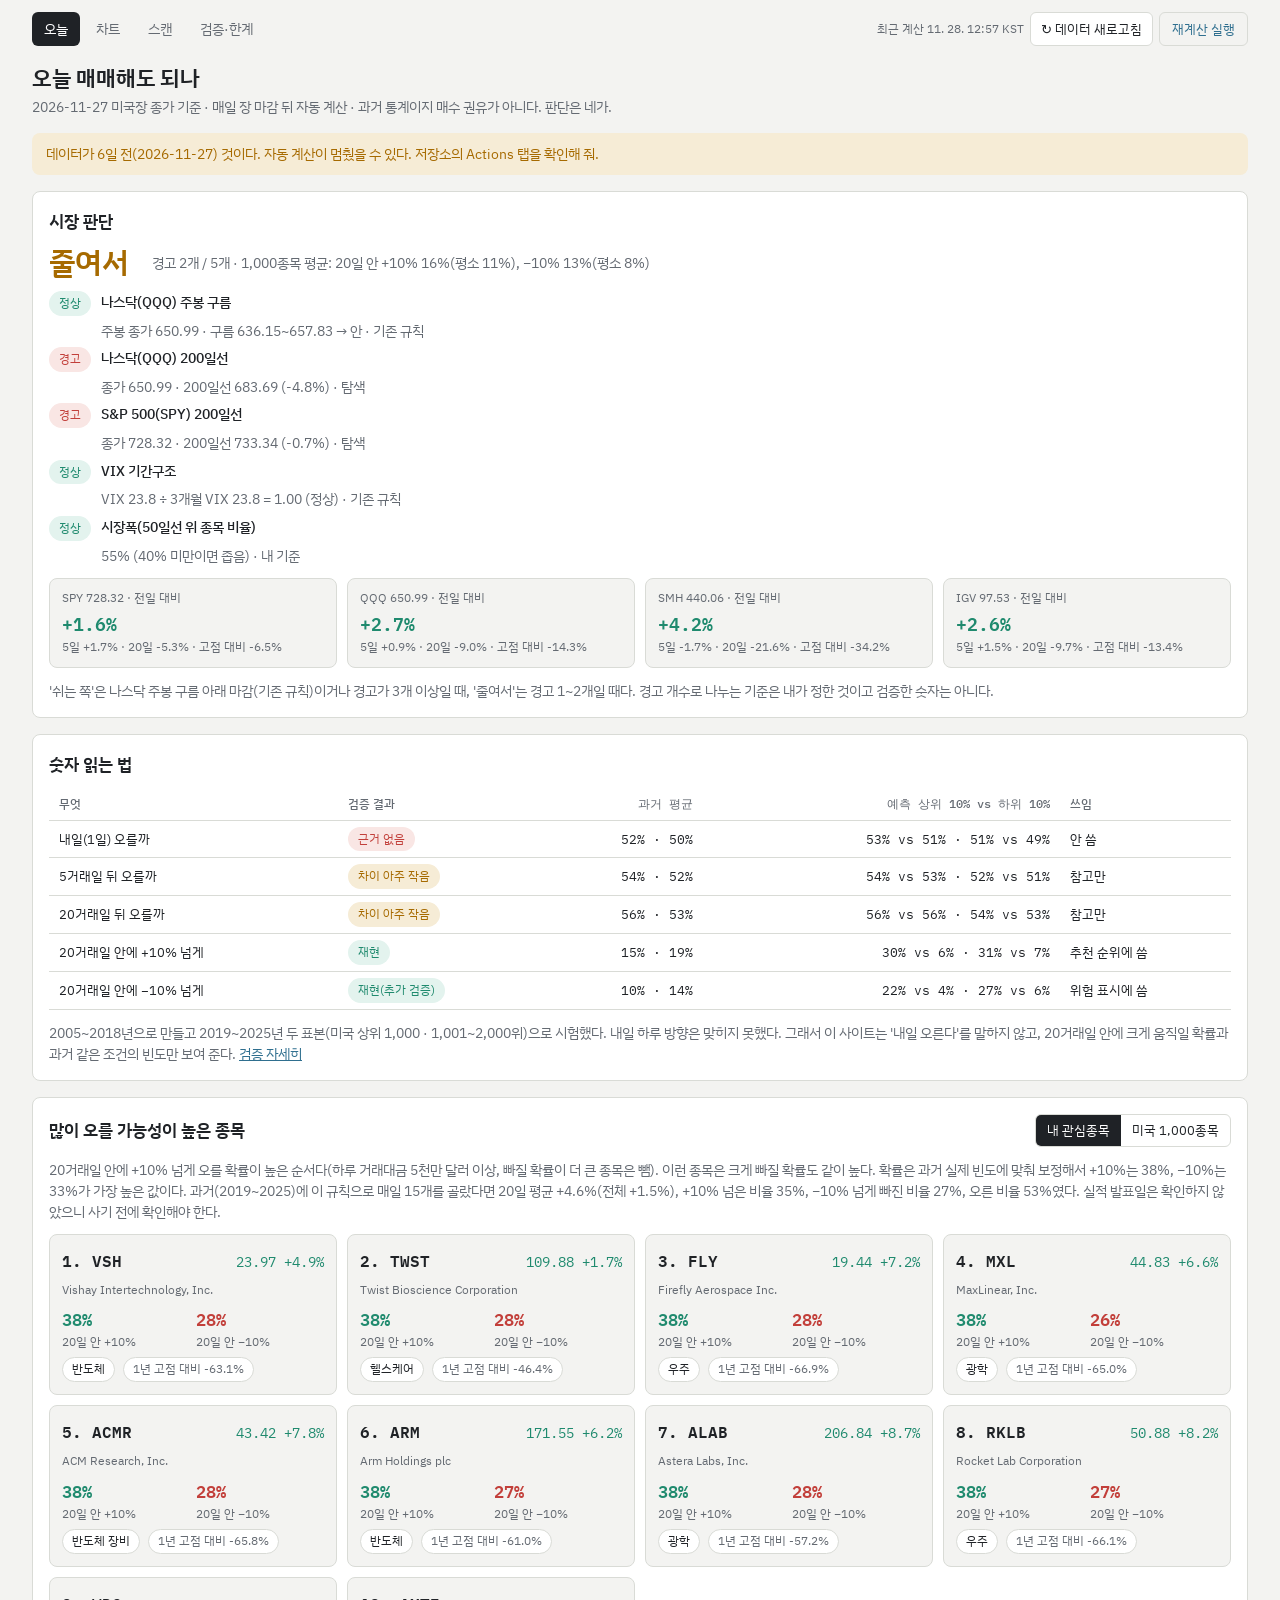
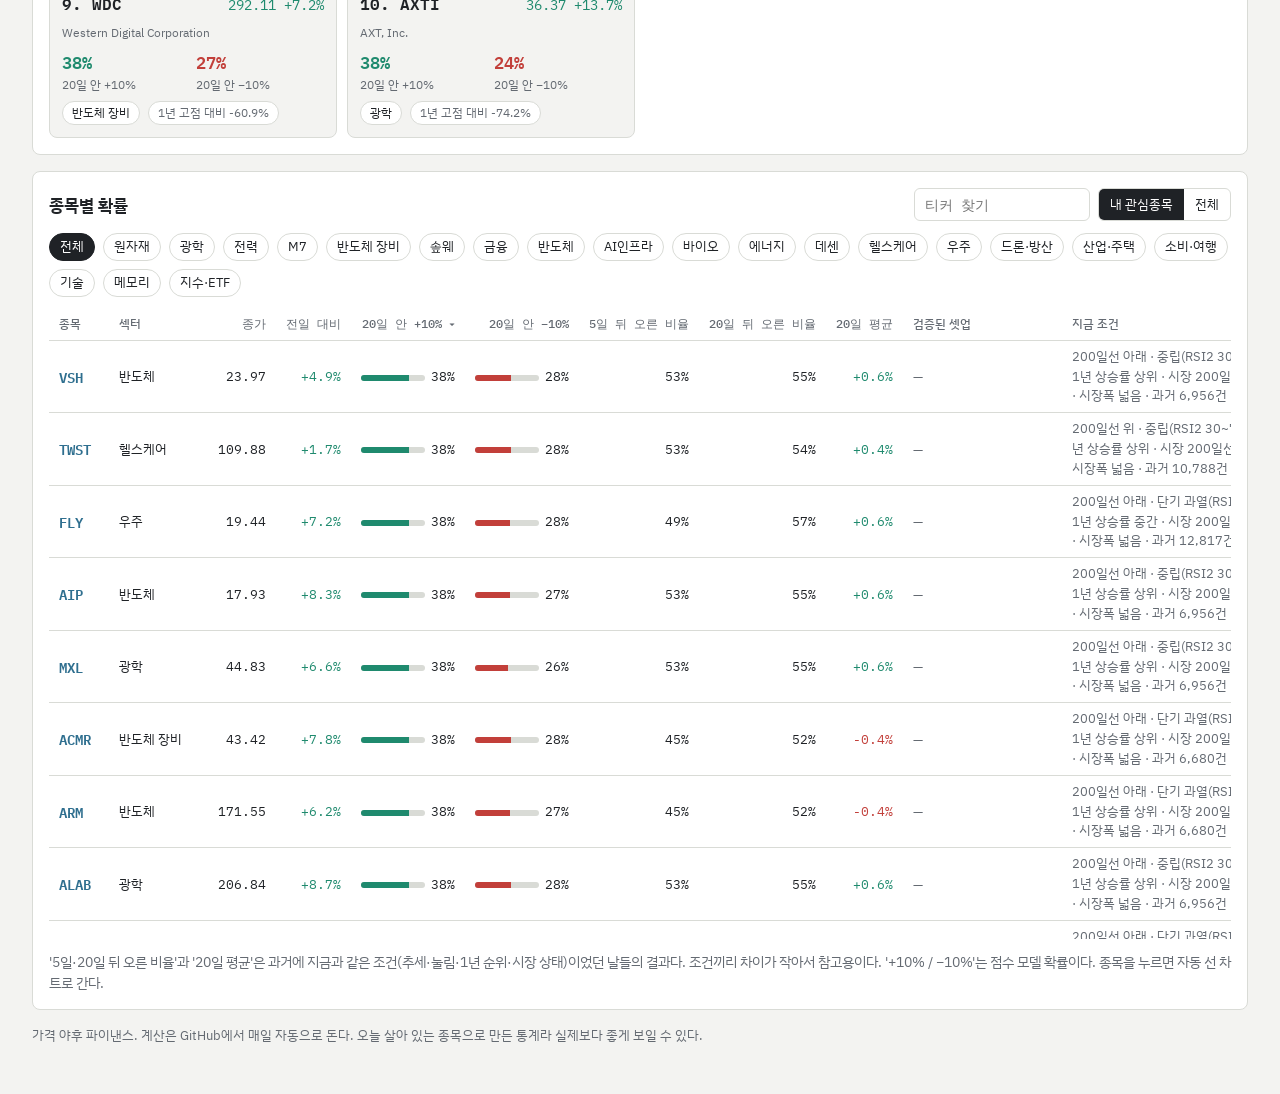
<file: index.html>
<!doctype html>
<html lang="ko">
<head>
<meta charset="utf-8">
<meta name="viewport" content="width=device-width,initial-scale=1">
<title>오늘 · 스윙 랩</title>
<link rel="preconnect" href="https://fonts.googleapis.com">
<link rel="stylesheet" href="https://fonts.googleapis.com/css2?family=IBM+Plex+Sans+KR:wght@400;500;600&family=IBM+Plex+Mono:wght@400;500;600&display=swap">
<link rel="stylesheet" href="assets/site.css">
</head>
<body>
<div class="wrap">
  <header>
    <h1>오늘 매매해도 되나</h1>
    <p class="sub"><span id="asof">—</span> 미국장 종가 기준 · 매일 장 마감 뒤 자동 계산 · 과거 통계이지 매수 권유가 아니다. 판단은 네가.</p>
  </header>
  <div class="stale" id="stale" hidden></div>
  <div class="err" id="err" hidden></div>

  <section class="card" id="market">
    <h2>시장 판단</h2>
    <div class="verdict">
      <div class="big" id="vlabel">—</div>
      <p class="note" id="vnote"></p>
    </div>
    <ul class="rules" id="rules"></ul>
    <div class="tiles" id="idx"></div>
    <p class="note">'쉬는 쪽'은 나스닥 주봉 구름 아래 마감(기존 규칙)이거나 경고가 3개 이상일 때, '줄여서'는 경고 1~2개일 때다. 경고 개수로 나누는 기준은 내가 정한 것이고 검증한 숫자는 아니다.</p>
  </section>

  <section class="card">
    <h2>숫자 읽는 법</h2>
    <div class="tw">
      <table>
        <thead><tr><th>무엇</th><th>검증 결과</th><th class="n">과거 평균</th><th class="n">예측 상위 10% vs 하위 10%</th><th>쓰임</th></tr></thead>
        <tbody id="valid"></tbody>
      </table>
    </div>
    <p class="note">2005~2018년으로 만들고 2019~2025년 두 표본(미국 상위 1,000 · 1,001~2,000위)으로 시험했다. 내일 하루 방향은 맞히지 못했다. 그래서 이 사이트는 '내일 오른다'를 말하지 않고, 20거래일 안에 크게 움직일 확률과 과거 같은 조건의 빈도만 보여 준다. <a href="about.html">검증 자세히</a></p>
  </section>

  <section class="card">
    <div class="bar" style="justify-content:space-between">
      <h2>많이 오를 가능성이 높은 종목</h2>
      <div class="seg" role="group" aria-label="범위" id="pkseg">
        <button type="button" data-k="watch" aria-pressed="true">내 관심종목</button>
        <button type="button" data-k="all" aria-pressed="false">미국 1,000종목</button>
      </div>
    </div>
    <p class="note">20거래일 안에 +10% 넘게 오를 확률이 높은 순서다(하루 거래대금 5천만 달러 이상, 빠질 확률이 더 큰 종목은 뺌). 이런 종목은 크게 빠질 확률도 같이 높다. 확률은 과거 실제 빈도에 맞춰 보정해서 +10%는 38%, −10%는 33%가 가장 높은 값이다. <span id="pkhist"></span> 실적 발표일은 확인하지 않았으니 사기 전에 확인해야 한다.</p>
    <div class="picks" id="picks"></div>
  </section>

  <section class="card">
    <div class="bar" style="justify-content:space-between">
      <h2>종목별 확률</h2>
      <div class="bar">
        <input class="q" id="q" placeholder="티커 찾기" aria-label="티커 찾기" maxlength="10">
        <div class="seg" role="group" aria-label="범위" id="tbseg">
          <button type="button" data-k="watch" aria-pressed="true">내 관심종목</button>
          <button type="button" data-k="all" aria-pressed="false">전체</button>
        </div>
      </div>
    </div>
    <div class="bar" id="grps" aria-label="섹터"></div>
    <div class="tw" style="max-height:70vh;overflow-y:auto">
      <table>
        <thead><tr>
          <th class="s" data-k="t">종목</th>
          <th>섹터</th>
          <th class="n s" data-k="px">종가</th>
          <th class="n s" data-k="chg">전일 대비</th>
          <th class="n s" data-k="big" aria-sort="descending">20일 안 +10%</th>
          <th class="n s" data-k="bad">20일 안 −10%</th>
          <th class="n s" data-k="p5">5일 뒤 오른 비율</th>
          <th class="n s" data-k="p20">20일 뒤 오른 비율</th>
          <th class="n s" data-k="m20">20일 평균</th>
          <th>검증된 셋업</th>
          <th>지금 조건</th>
        </tr></thead>
        <tbody id="rows"></tbody>
      </table>
    </div>
    <p class="note">'5일·20일 뒤 오른 비율'과 '20일 평균'은 과거에 지금과 같은 조건(추세·눌림·1년 순위·시장 상태)이었던 날들의 결과다. 조건끼리 차이가 작아서 참고용이다. '+10% / −10%'는 점수 모델 확률이다. 종목을 누르면 자동 선 차트로 간다.</p>
  </section>
  <footer>가격 야후 파이낸스. 계산은 GitHub에서 매일 자동으로 돈다. 오늘 살아 있는 종목으로 만든 통계라 실제보다 좋게 보일 수 있다.</footer>
</div>
<script src="assets/site.js"></script>
<script>
(function () {
  'use strict';
  nav('index.html');
  const st = { d: null, by: {}, pk: 'watch', tb: 'watch', grp: null, sort: 'big', dir: -1, q: '' };
  const meter = (v, max, cls) => { const m = mk('span', 'meter ' + (cls || '')); const i = mk('i'); i.style.width = Math.max(0, Math.min(100, v / max * 100)) + '%'; m.appendChild(i); return m; };
  const setup = (r) => { const out = []; if (r.deep) out.push('깊은 눌림 ' + r.deep); if (r.pb) out.push('채널엔진 ' + r.pb); return out; };
  function market() {
    const m = st.d.market, v = m.verdict;
    $('vlabel').textContent = v.label; $('vlabel').className = 'big ' + v.tone;
    $('vnote').textContent = '경고 ' + v.bad + '개 / ' + v.total + '개 · 1,000종목 평균: 20일 안 +10% ' + P0(m.avg.big) + '(평소 ' + P0(m.base.big) + '), −10% ' + P0(m.avg.bad) + '(평소 ' + P0(m.base.bad) + ')';
    const R = $('rules'); R.replaceChildren();
    m.rules.forEach((r) => { const li = mk('li'); li.append(mk('span', 'chip ' + (r.bad ? 'bad' : 'ok'), r.bad ? '경고' : '정상'), mk('b', '', r.name + ' '), mk('span', 't', r.text + ' · ' + r.kind)); li.children[1].style.fontWeight = '500'; R.appendChild(li); });
    const I = $('idx'); I.replaceChildren();
    m.idx.forEach((x) => { const t = mk('div', 'tile'); const v2 = mk('div', 'v ' + sgn(x.chg), P1(x.chg));
      t.append(mk('div', 'l', x.t + ' ' + PX(x.px) + ' · 전일 대비'), v2, mk('div', 's', '5일 ' + P1(x.r5) + ' · 20일 ' + P1(x.r20) + ' · 고점 대비 ' + P1(x.hi))); I.appendChild(t); });
  }
  function valid() {
    const B = $('valid'); B.replaceChildren();
    const use = { up1: '안 씀', up5: '참고만', up20: '참고만', big20: '추천 순위에 씀', bad20: '위험 표시에 씀' };
    (st.d.valid || []).forEach((v) => { const tr = mk('tr'); tr.append(td(v.what), chipTd(v.verdict, v.tone), td(v.base, 'n'), td(v.hit, 'n'), td(use[v.id] || '')); B.appendChild(tr); });
  }
  function picks() {
    const ids = st.pk === 'watch' ? st.d.watch_picks : st.d.picks, G = $('picks'); G.replaceChildren();
    if (!ids.length) { G.appendChild(mk('p', 'note', '조건에 맞는 종목이 없다.')); return; }
    ids.forEach((t, i) => { const r = st.by[t]; if (!r) return;
      const a = mk('a', 'pick'); a.href = 'chart.html?t=' + encodeURIComponent(t) + '&add=1';
      const h = mk('div', 'h'); h.append(mk('b', '', (i + 1) + '. ' + t), mk('span', 'num ' + sgn(r.chg), PX(r.px) + ' ' + P1(r.chg)));
      const pp = mk('div', 'pp'); const g = mk('div', 'g', '20일 안 +10%'); g.prepend(mk('b', '', P0(r.big))); const b = mk('div', 'r', '20일 안 −10%'); b.prepend(mk('b', '', P0(r.bad))); pp.append(g, b);
      const chips = mk('div', 'bar'); chips.appendChild(mk('span', 'chip', r.grp)); setup(r).forEach((s) => chips.appendChild(mk('span', 'chip ok', s)));
      chips.appendChild(mk('span', 'chip muted', '1년 고점 대비 ' + P1(r.hi52)));
      a.append(h, mk('div', 'nm', r.name), pp, chips); G.appendChild(a); });
    const ph = st.d.picks_hist; if (ph) $('pkhist').textContent = '과거(2019~2025)에 이 규칙으로 매일 15개를 골랐다면 20일 평균 ' + P1(ph.s1.mean20) + '(전체 ' + P1(ph.s1.all_mean20) + '), +10% 넘은 비율 ' + P0(ph.s1.big) + ', −10% 넘게 빠진 비율 ' + P0(ph.s1.bad) + ', 오른 비율 ' + P0(ph.s1.up) + '였다.';
  }
  function groups() {
    const G = $('grps'); G.replaceChildren();
    const rows = st.d.stocks.filter((r) => st.tb === 'all' || r.watch); const names = [...new Set(rows.map((r) => r.grp))];
    const add = (name, val) => { const b = mk('button', 'pillbtn', name); b.type = 'button'; b.setAttribute('aria-pressed', st.grp === val ? 'true' : 'false'); b.addEventListener('click', () => { st.grp = val; groups(); table(); }); G.appendChild(b); };
    add('전체', null); names.forEach((n) => add(n, n));
  }
  function table() {
    const B = $('rows'); B.replaceChildren(); const q = st.q;
    let rows = st.d.stocks.filter((r) => (q ? r.t.startsWith(q) : (st.tb === 'all' || r.watch) && (!st.grp || r.grp === st.grp)));
    const k = st.sort === 'big' ? 'sb' : st.sort === 'bad' ? 'sd' : st.sort; rows.sort((a, b) => (k === 't' ? a.t.localeCompare(b.t) * -st.dir : ((a[k] ?? -9) - (b[k] ?? -9)) * st.dir));
    rows.slice(0, 400).forEach((r) => { const tr = mk('tr');
      const c0 = mk('td'); const a = mk('a', 'tk', r.t); a.href = 'chart.html?t=' + encodeURIComponent(r.t) + '&add=1'; a.title = r.name; c0.appendChild(a);
      const cb = mk('td', 'n'); cb.append(meter(r.big, 0.5), document.createTextNode(P0(r.big)));
      const cd = mk('td', 'n'); cd.append(meter(r.bad, 0.5, 'b'), document.createTextNode(P0(r.bad)));
      const cs = mk('td'); const su = setup(r); if (su.length) su.forEach((s) => cs.appendChild(mk('span', 'chip ok', s))); else cs.appendChild(mk('span', 'mut', '—'));
      tr.append(c0, td(r.grp), td(PX(r.px), 'n'), td(P1(r.chg), 'n ' + sgn(r.chg)), cb, cd, td(P0(r.p5), 'n'), td(P0(r.p20), 'n'), td(P1(r.m20), 'n ' + sgn(r.m20)), cs, td(r.cell_txt + ' · 과거 ' + Number(r.cell_n).toLocaleString() + '건', 'w')); B.appendChild(tr); });
    if (!rows.length) { const tr = mk('tr'); const c = td(q ? q + ' 는 계산 대상(미국 상위 1,000 + 관심종목)에 없다.' : '종목이 없다.', 'w'); c.colSpan = 11; tr.appendChild(c); B.appendChild(tr); }
    document.querySelectorAll('th.s').forEach((th) => { if (th.dataset.k === st.sort) th.setAttribute('aria-sort', st.dir < 0 ? 'descending' : 'ascending'); else th.removeAttribute('aria-sort'); });
  }
  const press = (seg, k) => seg.querySelectorAll('button').forEach((b) => b.setAttribute('aria-pressed', b.dataset.k === k ? 'true' : 'false'));
  $('pkseg').addEventListener('click', (e) => { const b = e.target.closest('button'); if (!b) return; st.pk = b.dataset.k; press($('pkseg'), st.pk); picks(); });
  $('tbseg').addEventListener('click', (e) => { const b = e.target.closest('button'); if (!b) return; st.tb = b.dataset.k; st.grp = null; press($('tbseg'), st.tb); groups(); table(); });
  $('q').addEventListener('input', (e) => { st.q = e.target.value.trim().toUpperCase(); table(); });
  document.querySelectorAll('th.s').forEach((th) => th.addEventListener('click', () => { if (st.sort === th.dataset.k) st.dir = -st.dir; else { st.sort = th.dataset.k; st.dir = -1; } table(); }));
  J('data/today.json').then((d) => {
    if (!d || d.error || !d.stocks) { $('err').hidden = false; $('err').textContent = '오늘 계산 결과를 읽지 못했다' + (d && d.error ? ': ' + d.error : '') + '. 저장소의 Actions 탭에서 마지막 실행을 확인해 줘.'; return; }
    st.d = d; d.stocks.forEach((r) => { st.by[r.t] = r; });
    $('asof').textContent = d.asof; staleNote(d.asof, $('stale'));
    market(); valid(); picks(); groups(); table();
  });
})();
</script>
</body>
</html>
</file>
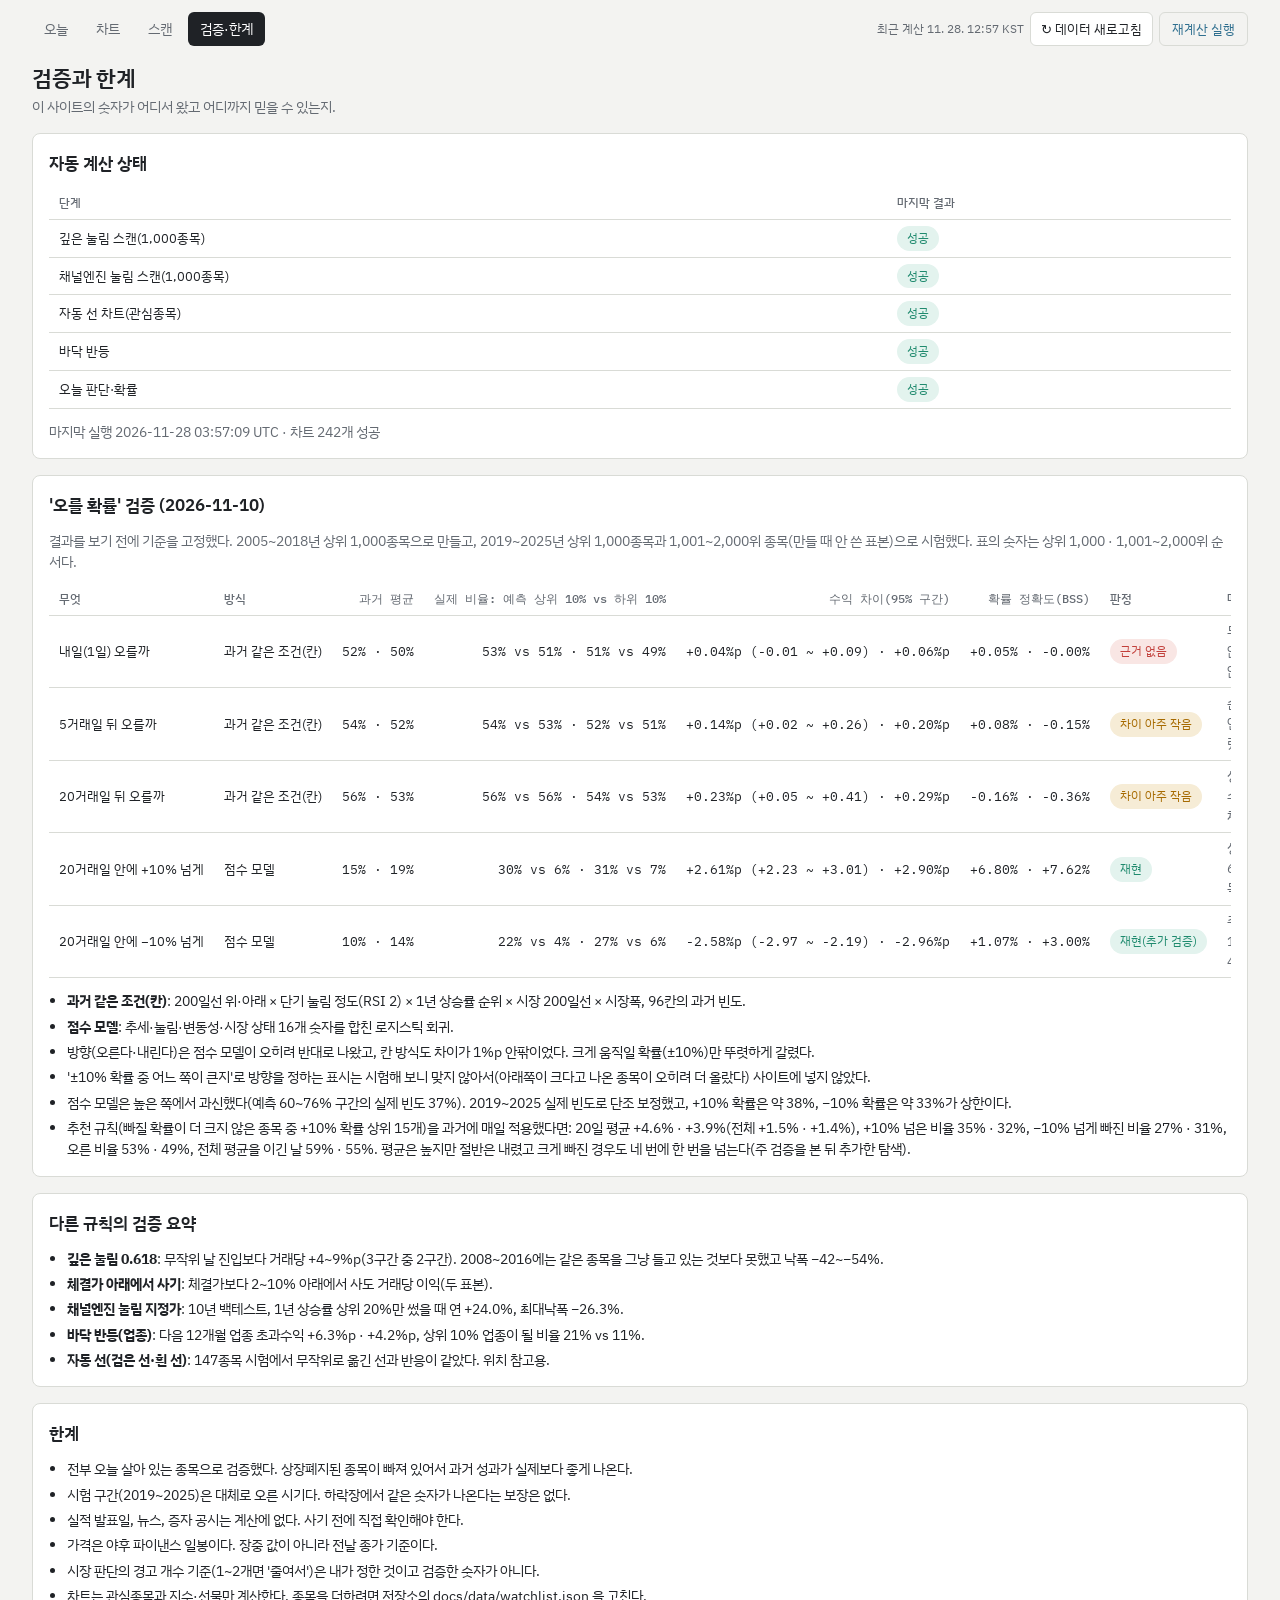
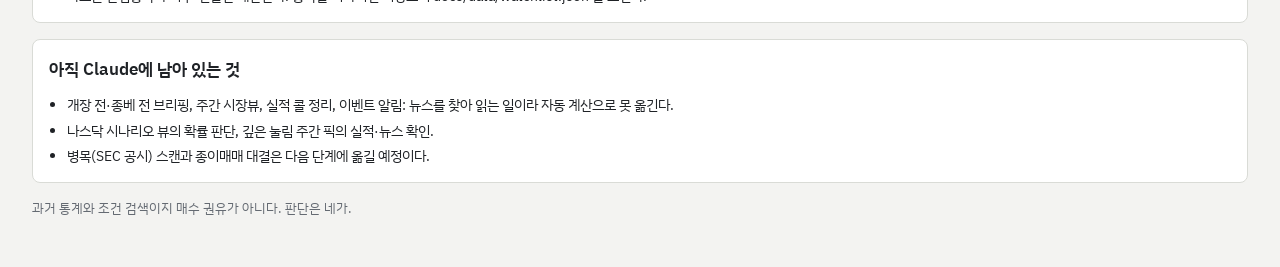
<file: about.html>
<!doctype html>
<html lang="ko">
<head>
<meta charset="utf-8">
<meta name="viewport" content="width=device-width,initial-scale=1">
<title>검증·한계 · 스윙 랩</title>
<link rel="preconnect" href="https://fonts.googleapis.com">
<link rel="stylesheet" href="https://fonts.googleapis.com/css2?family=IBM+Plex+Sans+KR:wght@400;500;600&family=IBM+Plex+Mono:wght@400;500;600&display=swap">
<link rel="stylesheet" href="assets/site.css">
</head>
<body>
<div class="wrap">
  <header>
    <h1>검증과 한계</h1>
    <p class="sub">이 사이트의 숫자가 어디서 왔고 어디까지 믿을 수 있는지.</p>
  </header>

  <section class="card">
    <h2>자동 계산 상태</h2>
    <div class="tw"><table><thead><tr><th>단계</th><th>마지막 결과</th></tr></thead><tbody id="steps"></tbody></table></div>
    <p class="note" id="stAt"></p>
  </section>

  <section class="card">
    <h2>'오를 확률' 검증 (2026-11-10)</h2>
    <p class="note">결과를 보기 전에 기준을 고정했다. 2005~2018년 상위 1,000종목으로 만들고, 2019~2025년 상위 1,000종목과 1,001~2,000위 종목(만들 때 안 쓴 표본)으로 시험했다. 표의 숫자는 상위 1,000 · 1,001~2,000위 순서다.</p>
    <div class="tw"><table>
      <thead><tr><th>무엇</th><th>방식</th><th class="n">과거 평균</th><th class="n">실제 비율: 예측 상위 10% vs 하위 10%</th><th class="n">수익 차이(95% 구간)</th><th class="n">확률 정확도(BSS)</th><th>판정</th><th>메모</th></tr></thead>
      <tbody id="valid"></tbody></table></div>
    <ul class="plain">
      <li><b>과거 같은 조건(칸)</b>: 200일선 위·아래 × 단기 눌림 정도(RSI 2) × 1년 상승률 순위 × 시장 200일선 × 시장폭, 96칸의 과거 빈도.</li>
      <li><b>점수 모델</b>: 추세·눌림·변동성·시장 상태 16개 숫자를 합친 로지스틱 회귀.</li>
      <li>방향(오른다·내린다)은 점수 모델이 오히려 반대로 나왔고, 칸 방식도 차이가 1%p 안팎이었다. 크게 움직일 확률(±10%)만 뚜렷하게 갈렸다.</li>
      <li>'±10% 확률 중 어느 쪽이 큰지'로 방향을 정하는 표시는 시험해 보니 맞지 않아서(아래쪽이 크다고 나온 종목이 오히려 더 올랐다) 사이트에 넣지 않았다.</li>
      <li id="cal"></li>
      <li id="pk"></li>
    </ul>
  </section>

  <section class="card">
    <h2>다른 규칙의 검증 요약</h2>
    <ul class="plain">
      <li><b>깊은 눌림 0.618</b>: 무작위 날 진입보다 거래당 +4~9%p(3구간 중 2구간). 2008~2016에는 같은 종목을 그냥 들고 있는 것보다 못했고 낙폭 −42~−54%.</li>
      <li><b>체결가 아래에서 사기</b>: 체결가보다 2~10% 아래에서 사도 거래당 이익(두 표본).</li>
      <li><b>채널엔진 눌림 지정가</b>: 10년 백테스트, 1년 상승률 상위 20%만 썼을 때 연 +24.0%, 최대낙폭 −26.3%.</li>
      <li><b>바닥 반등(업종)</b>: 다음 12개월 업종 초과수익 +6.3%p · +4.2%p, 상위 10% 업종이 될 비율 21% vs 11%.</li>
      <li><b>자동 선(검은 선·흰 선)</b>: 147종목 시험에서 무작위로 옮긴 선과 반응이 같았다. 위치 참고용.</li>
    </ul>
  </section>

  <section class="card">
    <h2>한계</h2>
    <ul class="plain">
      <li>전부 오늘 살아 있는 종목으로 검증했다. 상장폐지된 종목이 빠져 있어서 과거 성과가 실제보다 좋게 나온다.</li>
      <li>시험 구간(2019~2025)은 대체로 오른 시기다. 하락장에서 같은 숫자가 나온다는 보장은 없다.</li>
      <li>실적 발표일, 뉴스, 증자 공시는 계산에 없다. 사기 전에 직접 확인해야 한다.</li>
      <li>가격은 야후 파이낸스 일봉이다. 장중 값이 아니라 전날 종가 기준이다.</li>
      <li>시장 판단의 경고 개수 기준(1~2개면 '줄여서')은 내가 정한 것이고 검증한 숫자가 아니다.</li>
      <li>차트는 관심종목과 지수·선물만 계산한다. 종목을 더하려면 저장소의 docs/data/watchlist.json 을 고친다.</li>
    </ul>
  </section>

  <section class="card">
    <h2>아직 Claude에 남아 있는 것</h2>
    <ul class="plain">
      <li>개장 전·종베 전 브리핑, 주간 시장뷰, 실적 콜 정리, 이벤트 알림: 뉴스를 찾아 읽는 일이라 자동 계산으로 못 옮긴다.</li>
      <li>나스닥 시나리오 뷰의 확률 판단, 깊은 눌림 주간 픽의 실적·뉴스 확인.</li>
      <li>병목(SEC 공시) 스캔과 종이매매 대결은 다음 단계에 옮길 예정이다.</li>
    </ul>
  </section>
  <footer>과거 통계와 조건 검색이지 매수 권유가 아니다. 판단은 네가.</footer>
</div>
<script src="assets/site.js"></script>
<script>
(function () {
  'use strict';
  nav('about.html');
  const NAME = { deep: '깊은 눌림 스캔(1,000종목)', pullback: '채널엔진 눌림 스캔(1,000종목)', charts: '자동 선 차트(관심종목)', turn: '바닥 반등', today: '오늘 판단·확률' };
  Promise.all([J('data/status.json'), J('data/today.json'), J('data/chart_status.json')]).then(([s, d, c]) => {
    const B = $('steps');
    if (s && s.steps) { ['deep', 'pullback', 'charts', 'turn', 'today'].forEach((k) => { if (!(k in s.steps)) return; const tr = mk('tr'); tr.append(td(NAME[k] || k), chipTd(s.steps[k] === 'ok' ? '성공' : '실패', s.steps[k] === 'ok' ? 'ok' : 'bad')); B.appendChild(tr); });
      $('stAt').textContent = '마지막 실행 ' + s.at.replace('T', ' ').replace('Z', ' UTC') + (c ? ' · 차트 ' + c.ok + '개 성공' + (c.failed && c.failed.length ? ', 실패 ' + c.failed.length + '개(' + c.failed.slice(0, 8).map((x) => x.t).join(', ') + ')' : '') : ''); }
    else { const tr = mk('tr'); const x = td('아직 실행 기록이 없다.', 'w'); x.colSpan = 2; tr.appendChild(x); B.appendChild(tr); }
    const V = $('valid');
    ((d && d.valid) || []).forEach((v) => { const tr = mk('tr'); tr.append(td(v.what), td(v.method), td(v.base, 'n'), td(v.hit, 'n'), td(v.spread, 'n'), td(v.bss, 'n'), chipTd(v.verdict, v.tone), td(v.note, 'w')); V.appendChild(tr); });
    if (d && d.cal_note) $('cal').textContent = d.cal_note; else $('cal').hidden = true;
    const ph = d && d.picks_hist; if (ph) $('pk').textContent = '추천 규칙(빠질 확률이 더 크지 않은 종목 중 +10% 확률 상위 15개)을 과거에 매일 적용했다면: 20일 평균 ' + P1(ph.s1.mean20) + ' · ' + P1(ph.s2.mean20) + '(전체 ' + P1(ph.s1.all_mean20) + ' · ' + P1(ph.s2.all_mean20) + '), +10% 넘은 비율 ' + P0(ph.s1.big) + ' · ' + P0(ph.s2.big) + ', −10% 넘게 빠진 비율 ' + P0(ph.s1.bad) + ' · ' + P0(ph.s2.bad) + ', 오른 비율 ' + P0(ph.s1.up) + ' · ' + P0(ph.s2.up) + ', 전체 평균을 이긴 날 ' + P0(ph.s1.win_days) + ' · ' + P0(ph.s2.win_days) + '. 평균은 높지만 절반은 내렸고 크게 빠진 경우도 네 번에 한 번을 넘는다(주 검증을 본 뒤 추가한 탐색).';
  });
})();
</script>
</body>
</html>
</file>
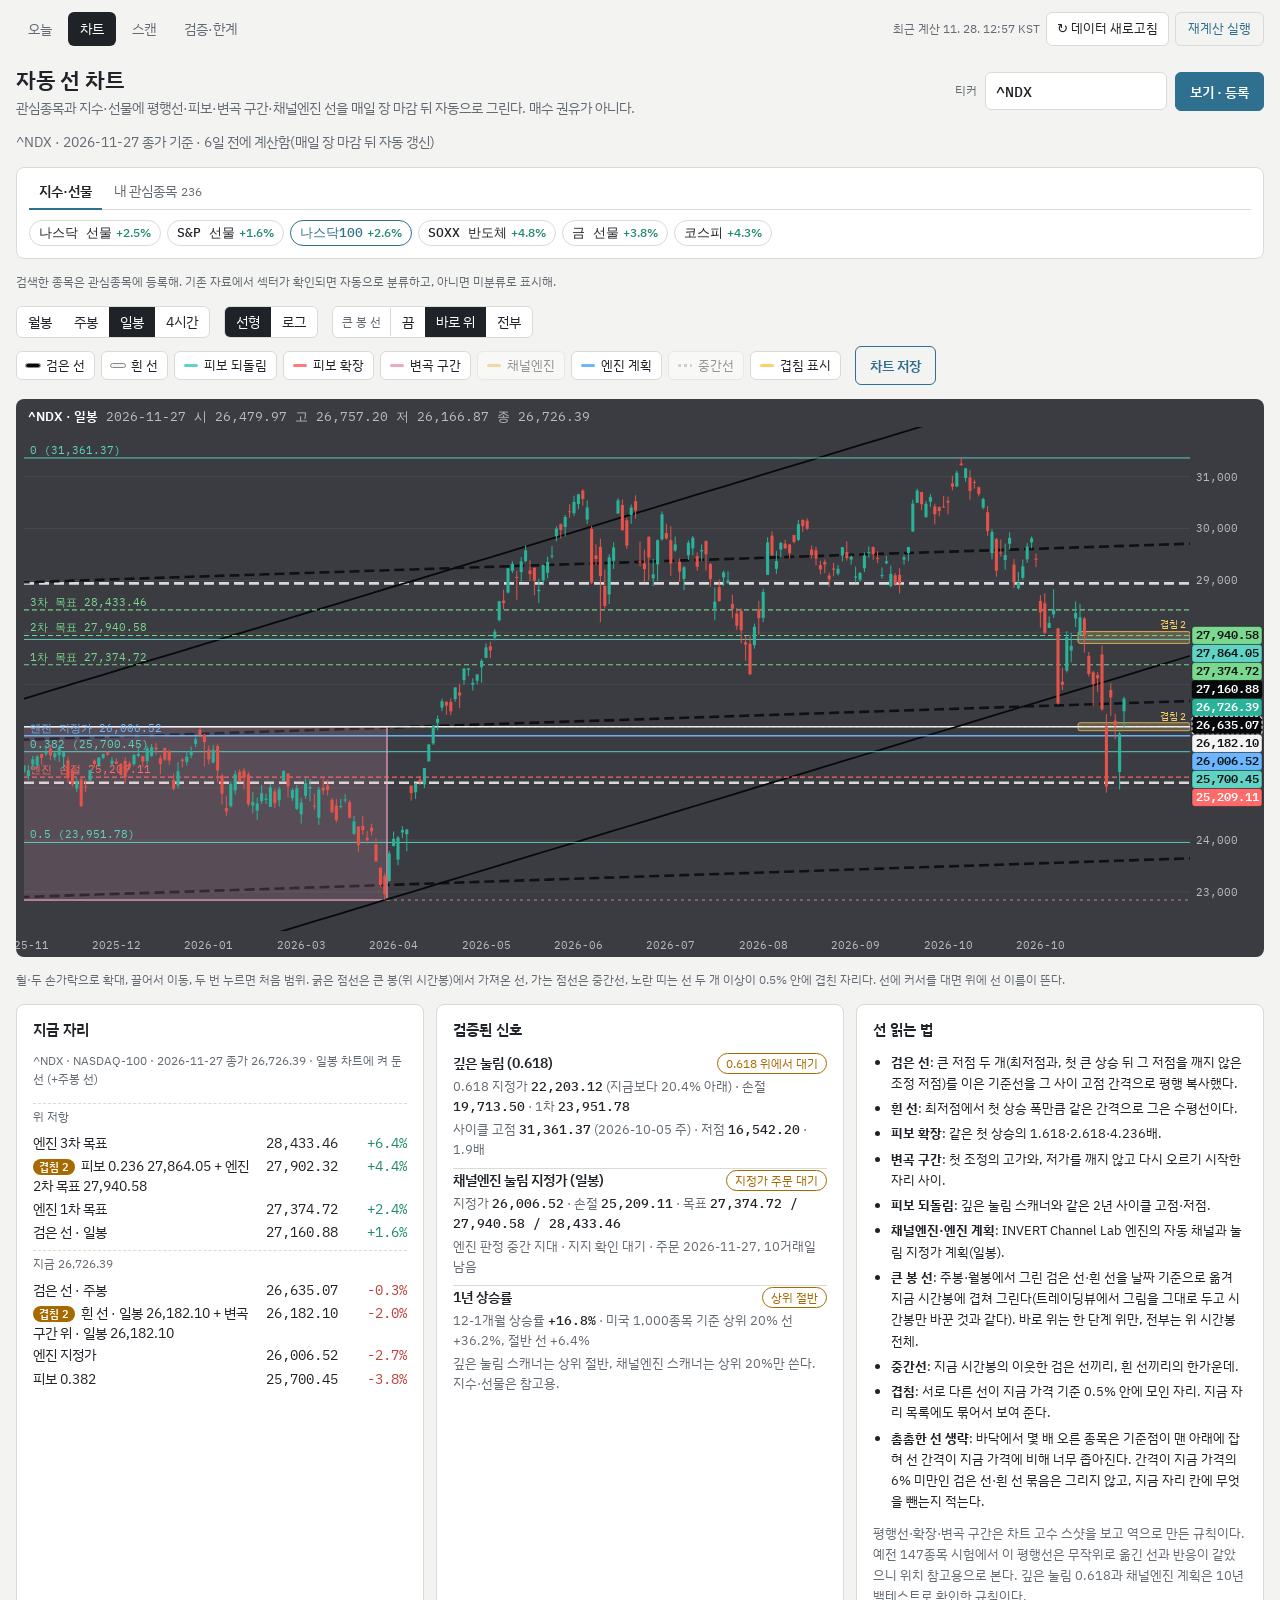
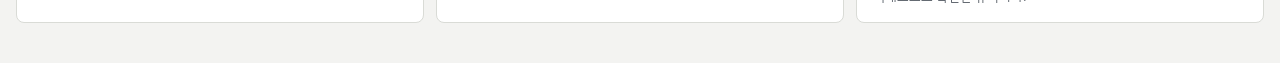
<file: chart.html>
<!doctype html>
<html lang="ko">
<head>
<meta charset="utf-8">
<meta name="viewport" content="width=device-width,initial-scale=1,viewport-fit=cover">
<style>body{margin:0}img{max-width:100%}</style>
<title>자동 선 차트 · 스윙 랩</title>
<meta name="color-scheme" content="light dark">
<link rel="preconnect" href="https://fonts.googleapis.com">
<link rel="stylesheet" href="https://fonts.googleapis.com/css2?family=IBM+Plex+Sans+KR:wght@400;500;600&family=IBM+Plex+Mono:wght@400;500&display=swap">
<script src="assets/d3.min.js"></script>
<style>
/* Layout: one working column — ticker bar, a TradingView-like chart panel that keeps its own dark slate in both
   themes (the lines are drawn black and white, so the panel must stay mid-grey), then three reading panels. */
:root {
  --bg: #f3f3f1; --panel: #ffffff; --ink: #1f2226; --muted: #646a72; --line: #d9dbd6; --accent: #2f6f8f;
  --ok: #1f8a6e; --bad: #c23f3a; --warn: #a66a00;
  /* chart panel: same values in both themes on purpose */
  --c-bg: #3a3c41; --c-grid: #46484e; --c-axis: #b9bcc2; --c-up: #2bb39a; --c-down: #e5534b; --c-black: #08090a; --c-white: #f4f4f4;
  --c-fib: #5fd3c4; --c-ext: #ff7a7a; --c-box: #f2a7c3; --c-chan: #f2b84b; --c-entry: #6bb7ff; --c-stop: #ff6b6b; --c-tgt: #7bd88f; --c-ov: #ffd166;
  --f-body: "IBM Plex Sans KR", "Apple SD Gothic Neo", "Malgun Gothic", system-ui, sans-serif;
  --f-num: "IBM Plex Mono", ui-monospace, "SF Mono", Menlo, monospace;
}
@media (prefers-color-scheme: dark) { :root:not([data-theme="light"]) {
  --bg: #17191c; --panel: #1f2226; --ink: #e8e9ea; --muted: #9aa0a8; --line: #33373c; --accent: #7cc0e0;
  --ok: #45c39e; --bad: #f0716b; --warn: #e0a83c; color-scheme: dark } }
:root[data-theme="dark"] {
  --bg: #17191c; --panel: #1f2226; --ink: #e8e9ea; --muted: #9aa0a8; --line: #33373c; --accent: #7cc0e0;
  --ok: #45c39e; --bad: #f0716b; --warn: #e0a83c; color-scheme: dark }
[hidden] { display: none !important; }
body { background: var(--bg); color: var(--ink); font-family: var(--f-body); font-size: 14px; line-height: 1.5; }
.wrap { max-width: 78rem; margin: 0 auto; padding-block: 18px 40px; padding-left: max(16px, env(safe-area-inset-left, 0px)); padding-right: max(16px, env(safe-area-inset-right, 0px));
  display: flex; flex-direction: column; gap: 14px; }
h1 { font-size: 1.35rem; font-weight: 600; margin: 0; letter-spacing: -0.01em; }
h2 { font-size: 0.95rem; font-weight: 600; margin: 0; }
.top { display: flex; flex-wrap: wrap; gap: 10px 16px; align-items: center; justify-content: space-between; }
.top .sub { color: var(--muted); font-size: 0.85rem; margin: 2px 0 0; }
form.q { display: flex; gap: 8px; align-items: center; flex-wrap: wrap; }
form.q input { font: 500 0.95rem var(--f-num); text-transform: uppercase; width: 10rem; max-width: 100%; padding: 8px 10px; border: 1px solid var(--line);
  border-radius: 6px; background: var(--panel); color: var(--ink); }
button { font: inherit; cursor: pointer; }
.btn { padding: 8px 14px; border-radius: 6px; border: 1px solid var(--accent); background: var(--accent); color: var(--panel); font-weight: 600; }
.btn.ghost { background: transparent; color: var(--accent); }
.btn:disabled { opacity: .5; cursor: default; }
button:focus-visible, input:focus-visible { outline: 2px solid var(--accent); outline-offset: 2px; }
.status { font-size: 0.85rem; color: var(--muted); min-height: 1.3em; }
.status.busy { color: var(--warn); } .status.err { color: var(--bad); } .status.ok { color: var(--ok); }
.chips { display: flex; flex-wrap: wrap; gap: 6px; }
.chip { font: 500 0.8rem var(--f-num); padding: 3px 9px; border-radius: 999px; border: 1px solid var(--line); background: var(--panel); color: var(--ink); }
.chip[aria-pressed="true"] { border-color: var(--accent); color: var(--accent); }
.chip small { font-family: var(--f-body); color: var(--muted); margin-left: 4px; font-size: 0.72rem; }
.picker { background: var(--panel); border: 1px solid var(--line); border-radius: 8px; padding: 4px 12px 12px; display: flex; flex-direction: column; gap: 10px; }
.tabs { display: flex; gap: 2px; border-bottom: 1px solid var(--line); }
.tabs button { border: 0; background: transparent; padding: 8px 10px 7px; font-size: 0.88rem; color: var(--muted); border-bottom: 2px solid transparent; margin-bottom: -1px; }
.tabs button[aria-selected="true"] { color: var(--ink); border-bottom-color: var(--accent); font-weight: 600; }
.tabs button span { font-family: var(--f-num); font-size: 0.75rem; color: var(--muted); margin-left: 4px; font-weight: 400; }
.sectors { display: flex; flex-wrap: wrap; gap: 6px; }
.sec { font-size: 0.82rem; padding: 4px 10px; border-radius: 999px; border: 1px solid var(--line); background: var(--panel); color: var(--ink); }
.sec span { font-family: var(--f-num); font-size: 0.72rem; color: var(--muted); margin-left: 4px; }
.sec[aria-pressed="true"] { background: var(--ink); color: var(--panel); border-color: var(--ink); }
.sec[aria-pressed="true"] span { color: var(--panel); opacity: .75; }
.tgrid { display: grid; grid-template-columns: repeat(auto-fill, minmax(min(100%, 10.5rem), 1fr)); gap: 6px; max-height: 14.5rem; overflow-y: auto; padding-right: 2px; }
.tk { text-align: left; border: 1px solid var(--line); border-radius: 6px; background: var(--bg); color: var(--ink); padding: 6px 9px; display: grid; grid-template-columns: 1fr auto; gap: 0 6px; align-items: baseline; min-width: 0; }
.tk b { font-family: var(--f-num); font-size: 0.86rem; font-weight: 600; }
.tk .cg { font-family: var(--f-num); font-size: 0.76rem; font-variant-numeric: tabular-nums; }
.tk .nm { grid-column: 1 / -1; color: var(--muted); font-size: 0.72rem; white-space: nowrap; overflow: hidden; text-overflow: ellipsis; }
.tk[aria-pressed="true"] { border-color: var(--accent); box-shadow: inset 0 0 0 1px var(--accent); }
.tk .cg.none { color: var(--muted); }
.bar { display: flex; flex-wrap: wrap; gap: 8px 14px; align-items: center; }
.seg { display: inline-flex; border: 1px solid var(--line); border-radius: 6px; overflow: hidden; background: var(--panel); }
.seg button { border: 0; background: transparent; color: var(--ink); padding: 5px 11px; font-size: 0.85rem; }
.seg button[aria-pressed="true"] { background: var(--ink); color: var(--panel); }
.seg button:disabled { opacity: .4; cursor: default; }
.seg .seglab { padding: 5px 9px; font-size: 0.78rem; color: var(--muted); border-right: 1px solid var(--line); align-self: center; }
.ovp { font-size: 0.7rem; padding: 0 6px; border-radius: 999px; background: var(--warn); color: var(--panel); font-weight: 600; margin-right: 6px; white-space: nowrap; }
.lv .ovl { line-height: 1.45; }
.layers { display: flex; flex-wrap: wrap; gap: 6px; }
.layer { display: inline-flex; align-items: center; gap: 6px; font-size: 0.8rem; padding: 4px 9px; border-radius: 6px; border: 1px solid var(--line); background: var(--panel); color: var(--ink); }
.layer i { width: 14px; height: 3px; border-radius: 2px; display: inline-block; }
.layer[aria-pressed="false"] { opacity: .45; }
.chartbox { position: relative; background: var(--c-bg); border-radius: 8px; overflow: hidden; height: clamp(360px, 62vh, 680px); touch-action: none; }
.chartbox svg { display: block; width: 100%; height: 100%; }
.chartbox .hud { position: absolute; left: 12px; top: 8px; right: 70px; color: var(--c-axis); font: 0.8rem var(--f-num); pointer-events: none; white-space: nowrap; overflow: hidden; text-overflow: ellipsis; }
.chartbox .hud b { color: #fff; font-family: var(--f-body); font-weight: 600; margin-right: 8px; }
.chartbox .msg { position: absolute; inset: 0; display: flex; align-items: center; justify-content: center; color: var(--c-axis); font-size: 0.95rem; text-align: center; padding: 20px; }
.hint { color: var(--muted); font-size: 0.78rem; margin: 0; }
.grid3 { display: grid; gap: 12px; grid-template-columns: repeat(auto-fit, minmax(min(100%, 19rem), 1fr)); }
.card { background: var(--panel); border: 1px solid var(--line); border-radius: 8px; padding: 14px 16px; display: flex; flex-direction: column; gap: 10px; min-width: 0; }
.card .meta { color: var(--muted); font-size: 0.78rem; }
.lv { display: grid; grid-template-columns: 1fr auto auto; gap: 3px 12px; font-size: 0.85rem; align-items: baseline; }
.lv .n { font-family: var(--f-num); font-variant-numeric: tabular-nums; text-align: right; }
.lv .p { font-family: var(--f-num); font-variant-numeric: tabular-nums; text-align: right; min-width: 4.2em; }
.lv .sep { grid-column: 1 / -1; border-top: 1px dashed var(--line); margin: 4px 0; display: flex; justify-content: space-between; color: var(--muted); font-size: 0.75rem; padding-top: 4px; }
.sig { display: flex; flex-direction: column; gap: 3px; padding-bottom: 8px; border-bottom: 1px solid var(--line); }
.sig:last-child { border-bottom: 0; padding-bottom: 0; }
.sig .h { display: flex; justify-content: space-between; gap: 8px; align-items: baseline; }
.sig .h span:first-child { font-weight: 600; }
.pill { font-size: 0.72rem; padding: 1px 8px; border-radius: 999px; border: 1px solid currentColor; white-space: nowrap; }
.pill.go { color: var(--ok); } .pill.wait { color: var(--warn); } .pill.off { color: var(--muted); }
.sig p { margin: 0; font-size: 0.83rem; color: var(--muted); }
.sig p b { color: var(--ink); font-weight: 500; font-family: var(--f-num); }
.read p { margin: 0; font-size: 0.83rem; line-height: 1.6; }
.read ul { margin: 0; padding-left: 1.1rem; font-size: 0.83rem; line-height: 1.6; display: flex; flex-direction: column; gap: 4px; }
.num { font-family: var(--f-num); font-variant-numeric: tabular-nums; }
.up { color: var(--ok); } .dn { color: var(--bad); }
@media (prefers-reduced-motion: reduce) { * { transition: none !important; } }
.fav-tile{position:relative;min-width:0}.fav-tile .tk{width:100%;padding-right:35px}.fav-remove{position:absolute;right:5px;top:50%;transform:translateY(-50%);border:1px solid var(--line);border-radius:5px;background:var(--panel);color:var(--muted);width:26px;height:26px;font-size:20px;line-height:20px}.fav-remove:focus-visible{outline:2px solid var(--accent)}
#tvfallback{position:absolute;inset:0;z-index:3;background:#17191c;display:flex;flex-direction:column}
#tvfallback .tvwidget{flex:1;min-height:0;width:100%;overflow:hidden}
#tvfallback .tvnote{color:#c1c4cb;display:flex;align-items:center;gap:8px;justify-content:space-between;flex-wrap:wrap;padding:6px 10px;font-size:12px}
#tvfallback .tvnote a{color:#80caff}
#watchNotice a{color:var(--accent)}
</style>

<style>.sitenav{display:flex;gap:4px;flex-wrap:wrap;max-width:78rem;margin:0 auto;padding:12px 16px 0}.sitenav a{font-size:.9rem;padding:6px 12px;border-radius:6px;color:var(--muted);text-decoration:none}.sitenav a[aria-current=page]{background:var(--ink);color:var(--panel)}.sitenav a:hover{color:var(--ink)}.sitenav a[aria-current=page]:hover{color:var(--panel)}
.sitenav .navtools{margin-left:auto;display:flex;align-items:center;flex-wrap:wrap;gap:6px}
.sitenav .navwhen{font-size:.75rem;color:var(--muted)}
.sitenav .navrefresh{font:inherit;font-size:.82rem;cursor:pointer;border:1px solid var(--line);border-radius:6px;padding:6px 10px;background:var(--panel);color:var(--ink)}
.sitenav .navrefresh:hover{border-color:var(--accent)}
.sitenav .navrefresh:disabled{opacity:.6;cursor:default}
.sitenav a.navmanual{font-size:.82rem;color:var(--accent);border:1px solid var(--line);border-radius:6px}
@media (max-width:640px){.sitenav .navtools{margin-left:0;width:100%}}
</style>
</head>
<body>
<nav class="sitenav" aria-label="사이트"><a href="index.html">오늘</a><a href="chart.html" aria-current="page">차트</a><a href="scan.html">스캔</a><a href="about.html">검증·한계</a><div class="navtools">
  <span class="navwhen" id="site-lastcalc" aria-live="polite">계산 기록 확인 중</span>
  <button class="navrefresh" type="button" id="site-refresh" title="배포된 최신 파일을 다시 읽습니다. GitHub 분석을 새로 실행하지는 않습니다.">↻ 데이터 새로고침</button>
  <a class="navmanual" href="https://github.com/scenery0401-cell/Chart-artifact/actions/workflows/daily.yml" target="_blank" rel="noopener noreferrer" title="GitHub 로그인 후 Run workflow로 새 분석 실행">재계산 실행</a>
</div></nav>
<script>
(function () {
  const b = document.getElementById('site-refresh');
  const last = document.getElementById('site-lastcalc');
  b.addEventListener('click', () => {
    b.disabled = true;
    b.textContent = '불러오는 중…';
    window.location.reload();
  });
  fetch('data/status.json?_v=' + Date.now(), { cache: 'no-store' })
    .then((r) => r.ok ? r.json() : null)
    .then((status) => {
      if (!status || !status.at) { last.textContent = '계산 기록 확인 불가'; return; }
      const date = new Date(status.at);
      last.textContent = isNaN(date.getTime()) ? '계산 시각 확인 불가' :
        '최근 계산 ' + date.toLocaleString('ko-KR', {
          timeZone: 'Asia/Seoul', month: 'numeric', day: 'numeric',
          hour: '2-digit', minute: '2-digit', hour12: false
        }) + ' KST';
      if (status.steps && Object.values(status.steps).some((x) => x !== 'ok')) last.textContent += ' · 일부 실패';
    })
    .catch(() => { last.textContent = '계산 기록 확인 불가'; });
})();
</script>
<script>
// 정적 파일을 읽는 자리(예전 Claude 아티팩트의 저장소 호출을 대신한다)
(function () {
  const J = (u) => fetch(u + (u.includes('?') ? '&' : '?') + '_v=' + Date.now(), { cache: 'no-store' }).then((r) => (r.ok ? r.json() : null)).catch(() => null);
  const snap = (d) => ({ exists: !!d, data: () => d });
  let ixP = null; const index = () => (ixP = ixP || J('data/chart_index.json').then((a) => a || []));
  const docs = (rows) => ({ docs: rows.map((r) => ({ data: () => r })) });
  const db = {
    doc(path) {
      const [col, id] = path.split('/');
      const get = () => col === 'config' && id === 'watchlist' ? J('data/watchlist.json').then(snap) : col === 'charts' ? J('data/charts/' + encodeURIComponent(id) + '.json').then(snap) : Promise.resolve(snap(null));
      return { get, set: async () => {}, update: async () => {}, onSnapshot(cb) { get().then(cb); return () => {}; } };
    },
    collection(col) {
      const all = () => (col === 'chart_index' ? index() : Promise.resolve([]));
      return { onSnapshot(cb) { all().then((a) => cb(docs(a))); return () => {}; },
        where(f, op, v) { return { get: () => all().then((a) => docs(a.filter((r) => r[f] === v))) }; } };
    },
  };
  const downloads = { async save({ filename, data }) { const u = URL.createObjectURL(data), a = document.createElement('a'); a.href = u; a.download = filename; document.body.appendChild(a); a.click(); a.remove(); setTimeout(() => URL.revokeObjectURL(u), 3000); } };
  window.claude = { use: async (cap) => (cap === 'db' ? db : cap === 'downloads' ? downloads : null) };
})();
</script>
<div class="wrap">
  <header class="top">
    <div>
      <h1>자동 선 차트</h1>
      <p class="sub">관심종목과 지수·선물에 평행선·피보·변곡 구간·채널엔진 선을 매일 장 마감 뒤 자동으로 그린다. 매수 권유가 아니다.</p>
    </div>
    <form class="q" id="qform" autocomplete="off">
      <label for="qin" class="hint">티커</label>
      <input id="qin" name="q" placeholder="예: NVDA, ^NDX, 005930" aria-label="티커" maxlength="16">
      <button class="btn" id="qgo" type="submit">보기 · 등록</button>
      <button class="btn ghost" id="qre" type="button" hidden>새로 받기</button>
    </form>
  </header>
  <div class="status" id="status" role="status" aria-live="polite"></div>
  <section class="picker" aria-label="종목 고르기">
    <div class="tabs" role="tablist">
      <button type="button" role="tab" id="tab-fixed" aria-selected="true" aria-controls="pk-fixed">지수·선물</button>
      <button type="button" role="tab" id="tab-watch" aria-selected="false" aria-controls="pk-watch">내 관심종목<span id="wlCount"></span></button>
    </div>
    <div id="pk-fixed" role="tabpanel" aria-labelledby="tab-fixed" class="chips"></div>
    <div id="pk-watch" role="tabpanel" aria-labelledby="tab-watch" hidden>
      <div class="sectors" id="sectors" aria-label="섹터"></div>
      <div class="tgrid" id="tgrid" aria-label="섹터 종목"></div>
    </div>
  </section>
  <p class="hint" id="watchNotice">검색한 종목은 관심종목에 등록해. 기존 자료에서 섹터가 확인되면 자동으로 분류하고, 아니면 미분류로 표시해.</p>
  <section class="card" id="calc-request" hidden><h2>INVERT 자동 선 생성 요청</h2><p class="hint" id="req-info"></p>
    <a class="btn" id="req-issue" target="_blank" rel="noopener noreferrer" style="display:inline-block;align-self:start;text-decoration:none">GitHub에서 자동 선 생성 요청</a>
    <p class="hint">GitHub에서 <b>Submit new issue</b>를 눌러 요청을 제출하면 서버 계산이 시작돼. 저장소 소유자가 제출한 요청만 처리해. 계산 완료 후 차트에 자동으로 표시돼.</p></section>

  <div class="bar">
    <div class="seg" role="group" aria-label="시간봉" id="tfseg">
      <button type="button" data-tf="M" aria-pressed="false">월봉</button>
      <button type="button" data-tf="W" aria-pressed="false">주봉</button>
      <button type="button" data-tf="D" aria-pressed="true">일봉</button>
      <button type="button" data-tf="H4" aria-pressed="false">4시간</button>
    </div>
    <div class="seg" role="group" aria-label="가격 눈금" id="scseg">
      <button type="button" data-sc="lin" aria-pressed="true">선형</button>
      <button type="button" data-sc="log" aria-pressed="false">로그</button>
    </div>
    <div class="seg" role="group" aria-label="큰 봉 선 겹쳐 보기" id="cyseg" title="위 시간봉에서 그린 선을 지금 시간봉에도 겹쳐 그린다">
      <span class="seglab">큰 봉 선</span>
      <button type="button" data-cy="off" aria-pressed="false">끔</button>
      <button type="button" data-cy="one" aria-pressed="true">바로 위</button>
      <button type="button" data-cy="all" aria-pressed="false">전부</button>
    </div>
    <div class="layers" id="layers">
      <button type="button" class="layer" data-l="black" aria-pressed="true"><i style="background:var(--c-black);outline:1px solid #888"></i>검은 선</button>
      <button type="button" class="layer" data-l="white" aria-pressed="true"><i style="background:var(--c-white);outline:1px solid #888"></i>흰 선</button>
      <button type="button" class="layer" data-l="fib" aria-pressed="true"><i style="background:var(--c-fib)"></i>피보 되돌림</button>
      <button type="button" class="layer" data-l="ext" aria-pressed="true"><i style="background:var(--c-ext)"></i>피보 확장</button>
      <button type="button" class="layer" data-l="box" aria-pressed="true"><i style="background:var(--c-box)"></i>변곡 구간</button>
      <button type="button" class="layer" data-l="chan" aria-pressed="false"><i style="background:var(--c-chan)"></i>채널엔진</button>
      <button type="button" class="layer" data-l="plan" aria-pressed="true"><i style="background:var(--c-entry)"></i>엔진 계획</button>
      <button type="button" class="layer" data-l="mid" aria-pressed="false"><i style="background:repeating-linear-gradient(90deg,#9a9da3 0 3px,transparent 3px 6px)"></i>중간선</button>
      <button type="button" class="layer" data-l="ov" aria-pressed="true"><i style="background:var(--c-ov)"></i>겹침 표시</button>
    </div>
    <button class="btn ghost" id="csave" type="button" hidden title="지금 보이는 차트(켜 둔 선·확대 범위 그대로)를 PNG 그림으로 저장">차트 저장</button>
  </div>

  <div class="chartbox" id="chart">
    <div class="msg" id="cmsg">차트를 불러오는 중</div>
    <div class="hud" id="hud"></div>
    <div id="tvfallback" hidden aria-label="자동 선이 없는 종목의 TradingView 참고 차트"></div>
  </div>
  <p class="hint">휠·두 손가락으로 확대, 끌어서 이동, 두 번 누르면 처음 범위. 굵은 점선은 큰 봉(위 시간봉)에서 가져온 선, 가는 점선은 중간선, 노란 띠는 선 두 개 이상이 0.5% 안에 겹친 자리다. 선에 커서를 대면 위에 선 이름이 뜬다.</p>

  <section class="grid3">
    <div class="card" id="near">
      <h2>지금 자리</h2>
      <div class="meta" id="nearMeta">—</div>
      <div class="lv" id="nearList"></div>
    </div>
    <div class="card" id="sigs">
      <h2>검증된 신호</h2>
      <div id="sigList"></div>
    </div>
    <div class="card read">
      <h2>선 읽는 법</h2>
      <ul>
        <li><b>검은 선</b>: 큰 저점 두 개(최저점과, 첫 큰 상승 뒤 그 저점을 깨지 않은 조정 저점)를 이은 기준선을 그 사이 고점 간격으로 평행 복사했다.</li>
        <li><b>흰 선</b>: 최저점에서 첫 상승 폭만큼 같은 간격으로 그은 수평선이다.</li>
        <li><b>피보 확장</b>: 같은 첫 상승의 1.618·2.618·4.236배.</li>
        <li><b>변곡 구간</b>: 첫 조정의 고가와, 저가를 깨지 않고 다시 오르기 시작한 자리 사이.</li>
        <li><b>피보 되돌림</b>: 깊은 눌림 스캐너와 같은 2년 사이클 고점·저점.</li>
        <li><b>채널엔진·엔진 계획</b>: INVERT Channel Lab 엔진의 자동 채널과 눌림 지정가 계획(일봉).</li>
        <li><b>큰 봉 선</b>: 주봉·월봉에서 그린 검은 선·흰 선을 날짜 기준으로 옮겨 지금 시간봉에 겹쳐 그린다(트레이딩뷰에서 그림을 그대로 두고 시간봉만 바꾼 것과 같다). 바로 위는 한 단계 위만, 전부는 위 시간봉 전체.</li>
        <li><b>중간선</b>: 지금 시간봉의 이웃한 검은 선끼리, 흰 선끼리의 한가운데.</li>
        <li><b>겹침</b>: 서로 다른 선이 지금 가격 기준 0.5% 안에 모인 자리. 지금 자리 목록에도 묶어서 보여 준다.</li>
      <li><b>촘촘한 선 생략</b>: 바닥에서 몇 배 오른 종목은 기준점이 맨 아래에 잡혀 선 간격이 지금 가격에 비해 너무 좁아진다. 간격이 지금 가격의 6% 미만인 검은 선·흰 선 묶음은 그리지 않고, 지금 자리 칸에 무엇을 뺀는지 적는다.</li>
      </ul>
      <p class="hint">평행선·확장·변곡 구간은 차트 고수 스샷을 보고 역으로 만든 규칙이다. 예전 147종목 시험에서 이 평행선은 무작위로 옮긴 선과 반응이 같았으니 위치 참고용으로 본다. 깊은 눌림 0.618과 채널엔진 계획은 10년 백테스트로 확인한 규칙이다.</p>
    </div>
  </section>
</div>

<script>
(function () {
  'use strict';
  const $ = (id) => document.getElementById(id);
  const mk = (tag, cls, text) => { const e = document.createElement(tag); if (cls) e.className = cls; if (text !== undefined) e.textContent = text; return e; };
  const store = { get(k, d) { try { const v = localStorage.getItem('alc:' + k); return v === null ? d : JSON.parse(v); } catch (e) { return d; } },
                  set(k, v) { try { localStorage.setItem('alc:' + k, JSON.stringify(v)); } catch (e) {} } };
  const ALIAS = { 'NAS100': '^NDX', 'NDX': '^NDX', 'NASDAQ': '^IXIC', 'NQ': 'NQ=F', 'ES': 'ES=F', 'SPX': '^GSPC', 'SP500': '^GSPC', 'KOSPI': '^KS11',
    'KOSDAQ': '^KQ11', 'GOLD': 'GC=F', '금': 'GC=F', 'SILVER': 'SI=F', '은': 'SI=F', 'OIL': 'CL=F', 'WTI': 'CL=F', 'VIX': '^VIX', 'SOX': '^SOX', 'BTC': 'BTC-USD', 'DXY': 'DX-Y.NYB' };
  const keyOf = (t) => t.replace(/\^/g, '~').replace(/=/g, '@');
  function normalize(raw) {
    let t = String(raw || '').trim().toUpperCase().replace(/\s+/g, '');
    if (ALIAS[t]) t = ALIAS[t];
    if (/^\d{6}$/.test(t)) t = t + '.KS';
    return /^[A-Z0-9^=.\-]{1,15}$/.test(t) ? t : null;
  }
  const fmt = (p) => { if (p === null || p === undefined || !isFinite(p)) return '—'; const a = Math.abs(p);
    return Number(p).toLocaleString('en-US', { minimumFractionDigits: a >= 1 ? 2 : 4, maximumFractionDigits: a >= 1 ? 2 : 4 }); };
  const pct = (x) => (x > 0 ? '+' : '') + Number(x).toFixed(1) + '%';
  const status = (text, kind) => { const s = $('status'); s.textContent = text || ''; s.className = 'status' + (kind ? ' ' + kind : ''); };

  const LAYER_DEF = { black: true, white: true, fib: true, ext: true, box: true, chan: false, plan: true, mid: false, ov: true };
  // 기존 관심종목의 세부 분류를 우선하고, 시장 종목 목록의 큰 업종을 맞는 카테고리로 연결한다.
  // 공급원 업종 오류가 확인된 종목은 검증된 분류로 보정한다.
  const VERIFIED_SECTORS = { A: '헬스케어', UHAL: '산업·주택' };
  const SECTOR_ALIASES = {
    '산업재': '산업·주택', 'Industrials': '산업·주택',
    '경기소비재': '소비·여행', 'Consumer Discretionary': '소비·여행',
    '소재': '원자재', 'Basic Materials': '원자재',
    '유틸리티': '전력', 'Utilities': '전력',
    'Health Care': '헬스케어', 'Healthcare': '헬스케어',
    'Energy': '에너지', 'Finance': '금융',
    'Real Estate': '부동산', '기타': '미분류'
  };
  const savedFavs = store.get('watchTickers', []);
  const localFavs = Array.isArray(savedFavs) ? [...new Set(savedFavs.map(normalize).filter(Boolean))].slice(0, 80) : [];
  const view = { tf: store.get('tf', 'D'), sc: store.get('sc', 'lin'), cy: store.get('cy', 'one'), layers: Object.assign({}, LAYER_DEF, store.get('layers', {})),
                 data: null, key: null, zoom: {}, mc: {}, index: {}, wl: null, pk: store.get('pk', 'fixed'), sector: store.get('sector', null), custom: localFavs, catalog: {} };
  // 차트 위 고정 바로가기(관심종목 문서가 없을 때 기본값)
  const FIXED_DEFAULT = [{ t: 'NQ=F', key: 'NQ@F', label: '나스닥 선물' }, { t: 'ES=F', key: 'ES@F', label: 'S&P 선물' }, { t: '^NDX', key: '~NDX', label: '나스닥100' },
    { t: 'SOXX', key: 'SOXX', label: 'SOXX 반도체' }, { t: 'GC=F', key: 'GC@F', label: '금 선물' }, { t: '^KS11', key: '~KS11', label: '코스피' }];
  let db = null, mcp = null, downloads = null, triggerId = null, unsubIndex = null, waitingFor = null;
  const ORDER = ['M', 'W', 'D', 'H4'], TFN = { M: '월봉', W: '주봉', D: '일봉', H4: '4시간' };

  // ---------- controls ----------
  function press(group, attr, val) { group.querySelectorAll('button').forEach((b) => b.setAttribute('aria-pressed', b.dataset[attr] === val ? 'true' : 'false')); }
  const syncCy = () => $('cyseg').querySelectorAll('button').forEach((b) => { b.disabled = view.tf === 'M'; });
  press($('tfseg'), 'tf', view.tf); press($('scseg'), 'sc', view.sc); press($('cyseg'), 'cy', view.cy); syncCy();
  document.querySelectorAll('#layers .layer').forEach((b) => b.setAttribute('aria-pressed', view.layers[b.dataset.l] ? 'true' : 'false'));
  $('tfseg').addEventListener('click', (e) => { const b = e.target.closest('button'); if (!b || b.disabled) return; view.tf = b.dataset.tf; store.set('tf', view.tf); press($('tfseg'), 'tf', view.tf); syncCy(); draw(true); renderNear(); });
  $('scseg').addEventListener('click', (e) => { const b = e.target.closest('button'); if (!b) return; view.sc = b.dataset.sc; store.set('sc', view.sc); press($('scseg'), 'sc', view.sc); draw(false); });
  $('cyseg').addEventListener('click', (e) => { const b = e.target.closest('button'); if (!b || b.disabled) return; view.cy = b.dataset.cy; store.set('cy', view.cy); press($('cyseg'), 'cy', view.cy); draw(false); renderNear(); });
  $('layers').addEventListener('click', (e) => { const b = e.target.closest('.layer'); if (!b) return; const l = b.dataset.l; view.layers[l] = !view.layers[l];
    store.set('layers', view.layers); b.setAttribute('aria-pressed', view.layers[l] ? 'true' : 'false'); draw(false); renderNear(); });

  // ---------- line geometry shared by the chart and the level list ----------
  // Bars are [date, o, h, l, c]; a bar's date is its first trading day (H4: 'YYYY-MM-DD HH:MM').
  const day = (s) => Date.parse(String(s).slice(0, 10) + 'T00:00:00Z') / 864e5;
  function posIn(S, d) {            // fractional bar index of a calendar date inside timeframe S (S has date-only bars)
    const b = S.bars, n = b.length, t = day(d), st = (j) => day(b[j][0]);
    if (n < 2) return 0;
    const k = Math.min(n - 1, 12);
    if (t < st(0)) return (t - st(0)) / ((st(k) - st(0)) / k);
    if (t >= st(n - 1)) return n - 1 + (t - st(n - 1)) / ((st(n - 1) - st(n - 1 - k)) / k);
    let lo = 0, hi = n - 1; while (hi - lo > 1) { const m = (lo + hi) >> 1; if (st(m) <= t) lo = m; else hi = m; }
    return lo + (t - st(lo)) / (st(hi) - st(lo));
  }
  function firstOn(G, d) {          // first bar of G on or after date d (for 4-hour bars, several share a date)
    const b = G.bars, key = String(d).slice(0, 10); let lo = 0, hi = b.length;
    while (lo < hi) { const m = (lo + hi) >> 1; if (b[m][0].slice(0, 10) < key) lo = m + 1; else hi = m; }
    return lo < b.length ? lo : posIn(G, d);
  }
  const carryOf = (o, tf) => { const i = ORDER.indexOf(tf); if (view.cy === 'off' || i <= 0) return [];
    return (view.cy === 'one' ? [ORDER[i - 1]] : ORDER.slice(0, i).reverse()).filter((s) => o.tfs[s]); };
  // A black line of timeframe s as a function of bar index in timeframe g. For a higher timeframe the line is pinned at
  // two dates (g's first bar and s's last bar) and drawn straight between them on g's bars, like a TradingView drawing.
  function lineFn(o, s, b, g) {
    const m = (b.y1 - b.y0) / (b.x1 - b.x0), at = (j) => b.y0 + m * (j - b.x0);
    if (s === g) return at;
    const mk2 = s + '>' + g;
    if (!view.mc[mk2]) { const S = o.tfs[s], G = o.tfs[g], jB = S.bars.length - 1;
      view.mc[mk2] = { jA: posIn(S, G.bars[0][0]), jB, iB: g === 'H4' ? firstOn(G, S.bars[jB][0]) : posIn(G, S.bars[jB][0]) }; }
    const c = view.mc[mk2]; if (!(c.iB >= 3) || !(c.jB > c.jA)) return null;
    const yA = at(c.jA), yB = at(c.jB), sl = (yB - yA) / c.iB;
    return (i) => yA + sl * i;
  }
  function pairs(list) { const s = (list || []).slice().sort((a, b) => a.k - b.k), out = [];
    for (let i = 1; i < s.length; i++) if (s[i].k - s[i - 1].k === 1) out.push([s[i - 1], s[i]]); return out; }
  // 같은 간격 선이 지금 가격의 6%보다 촘촘하면(바닥에서 몇 배 오른 종목) 그 시간봉의 그 선 묶음은 그리지 않는다.
  const DENSE = 0.06;
  function famStep(F, fam) { const p = pairs((F && F[fam]) || []); if (!p.length) return null; const v = fam === 'white' ? (x) => x.y : (x) => x.now;
    return Math.abs(v(p[0][1]) - v(p[0][0])) / F.bars[F.bars.length - 1][4]; }
  const famOk = (F, fam) => { const st = famStep(F, fam); return st === null || st >= DENSE; };
  function denseNote(o, tf) { const out = [];
    [tf].concat(carryOf(o, tf)).forEach((s) => ['black', 'white'].forEach((fam) => { const st = famStep(o.tfs[s], fam);
      if (st !== null && st < DENSE && view.layers[fam]) out.push(TFN[s] + ' ' + (fam === 'black' ? '검은' : '흰') + ' 선 ' + (st * 100).toFixed(1) + '%'); }));
    return out; }
  // Every level the chart of timeframe tf currently shows, valued at its last bar.
  function levels(o, tf) {
    const G = o.tfs[tf]; if (!G) return [];
    const n = G.bars.length, Lr = view.layers, out = [], nm = TFN[tf];
    const add = (label, y) => { if (y > 0 && isFinite(y)) out.push({ label, y }); };
    [tf].concat(carryOf(o, tf)).forEach((s) => { const S = o.tfs[s], sn = TFN[s];
      if (Lr.black && famOk(S, 'black')) (S.black || []).forEach((b) => { const fn = lineFn(o, s, b, tf); if (fn) add('검은 선 · ' + sn, fn(n - 1)); });
      if (Lr.white && famOk(S, 'white')) (S.white || []).forEach((w) => add('흰 선 · ' + sn, w.y));
    });
    if (Lr.mid) {
      if (Lr.black && famOk(G, 'black')) pairs(G.black).forEach(([a, b]) => add('검은 중간선 · ' + nm, (lineFn(o, tf, a, tf)(n - 1) + lineFn(o, tf, b, tf)(n - 1)) / 2));
      if (Lr.white && famOk(G, 'white')) pairs(G.white).forEach(([a, b]) => add('흰 중간선 · ' + nm, (a.y + b.y) / 2));
    }
    if (Lr.fib && fibOk(o)) o.fib.levels.forEach((x) => add('피보 ' + x.r, x.y));
    if (Lr.ext) (G.ext || []).forEach((x) => add('피보 확장 ' + x.r + ' · ' + nm, x.y));
    if (Lr.box && G.box) { add('변곡 구간 위 · ' + nm, G.box.hi); add('변곡 구간 아래 · ' + nm, G.box.lo); }
    if (Lr.chan && G.channel) { const c = G.channel; [[0, '하단'], [0.5, '중앙'], [1, '상단']].forEach(([mm, t]) => add('채널엔진 ' + t + ' · ' + nm, Math.exp(c.intercept + c.slope * (n - 1 - c.offset) + mm * c.width))); }
    const pl = o.plan || {};
    if (Lr.plan && (pl.status === 'waiting' || pl.status === 'holding') && (tf === 'D' || tf === 'H4')) {
      add(pl.status === 'waiting' ? '엔진 지정가' : '엔진 체결가', pl.entry); add('엔진 손절', pl.stop);
      (pl.targets || []).forEach((t, k) => add('엔진 ' + (k + 1) + '차 목표', t));
    }
    return out;
  }
  // Levels within 0.5% of today's price of each other become one group (a group spans at most 1%).
  function groups(o, tf) {
    const P = o.close, tol = 0.005 * P, lv = levels(o, tf).sort((a, b) => a.y - b.y), out = [];
    lv.forEach((x) => { const g = out[out.length - 1];
      if (g && x.y - g.items[g.items.length - 1].y <= tol && x.y - g.lo <= 2 * tol) { g.items.push(x); g.hi = x.y; }
      else out.push({ items: [x], lo: x.y, hi: x.y }); });
    out.forEach((g) => { g.y = g.items.reduce((s, x) => s + x.y, 0) / g.items.length; g.pct = (g.y / P - 1) * 100; });
    return out;
  }
  // The four nearest groups above and below today's price (what the level list shows and the chart marks).
  function nearSel(o, tf) {
    const gs = groups(o, tf);
    return { above: gs.filter((g) => g.y > o.close).slice(0, 4), below: gs.filter((g) => g.y <= o.close).reverse().slice(0, 4) };
  }
  const isConfigured = (t) => !!(view.wl && ((view.wl.fixed || []).some((f) => f.t === t) || (view.wl.sectors || []).some((s) => s.items.some((i) => i.t === t))));
  const inWatch = (t) => view.custom.includes(t) || isConfigured(t);
  function addLocalWatch(t) {
    const already = inWatch(t);
    if (!already) {
      view.custom.unshift(t);
      if (view.custom.length > 80) view.custom.length = 80;
      store.set('watchTickers', view.custom);
    }
    // 이미 서버 관심종목이어도 선택한 종목의 실제 섹터로 자동 이동한다.
    view.pk = 'watch'; view.sector = customSector(t);
    store.set('pk', view.pk); store.set('sector', view.sector);
    renderPicker();
    return !already;
  }
  $('qform').addEventListener('submit', (e) => {
    e.preventDefault();
    const t = normalize($('qin').value);
    if (!t) { status('티커 형식을 확인해 줘 (예: OXY, NVDA, ^NDX, 005930).', 'err'); return; }
    addLocalWatch(t);
    open(t, false, false);
  });
  const customSector = (t) => {
    if (VERIFIED_SECTORS[t]) return VERIFIED_SECTORS[t];
    const configured = ((view.wl && view.wl.sectors) || []).find((x) => x.items.some((i) => i.t === t));
    if (configured) return configured.name;
    const raw = (view.catalog[t] && view.catalog[t].grp) || '미분류';
    return SECTOR_ALIASES[raw] || raw;
  };
  const sectorOf = (t) => customSector(t);
  $('qre').addEventListener('click', () => { if (view.data) open(view.data.t, true); });

  // ---------- data ----------
  async function boot() {
    db = await claude.use('db');
    if (!db) { $('cmsg').textContent = '차트 데이터를 읽지 못했다.'; return; }
    mcp = await claude.use('mcp');
    claude.use('downloads').then((d) => { downloads = d; syncSave(); }).catch(() => {});
    try { const c = await db.doc('config/app').get(); triggerId = c.exists ? c.data().trigger_id : null; } catch (e) {}
    try { const w = await db.doc('config/watchlist').get(); view.wl = w.exists ? w.data() : null; } catch (e) {}
    db.doc('config/watchlist').onSnapshot((s) => { if (s.exists) { view.wl = s.data(); renderPicker(); } }, () => {});
    try { const r = await fetch('data/today.json', { cache: 'no-cache' }); if (r.ok) {
      const a = await r.json();
      view.catalog = Object.fromEntries((a.stocks || []).filter((x) => x.t).map((x) => [x.t, {grp:x.grp||'미분류',name:x.name||x.t}]));
    } } catch(e) {}
    // 오래된 버전에서 저장된 '내 관심 · true' 등의 잘못된 탭 선택을 복구한다.
    if (view.sector === '직접 추가' || /^내 관심 · /.test(view.sector || '')) {
      view.sector = view.custom.length ? customSector(view.custom[0]) : null;
      store.set('sector', view.sector);
    }
    renderPicker();
    // chart_index 문서는 계산할 때마다 새 이름(<키>__<시각>)으로 생기고 옛것은 지워진다. 같은 키가 잠깐 둘이면 최신 것을 쓴다.
    db.collection('chart_index').onSnapshot((snap) => { const ix = {}; snap.docs.forEach((d) => { const r = d.data(); if (r && r.key) ix[r.key] = newer(ix[r.key], r); }); view.index = ix; renderPicker(); }, () => {});
    const p = new URLSearchParams(location.search);
    const t = normalize(p.get('t')) || store.get('last', null) || '^NDX';
    if (p.get('add') === '1') addLocalWatch(t);
    open(t, false, true);
    // GitHub Pages가 신규 차트 파일을 게시했는지 주기적으로 확인한다.
    setInterval(async () => {
      if (view.data || !view.key || document.visibilityState === 'hidden') return;
      try { const ix = await fetch('data/chart_index.json?t=' + Date.now(), {cache:'no-cache'});
        if (!ix.ok) return;
        const hit = (await ix.json()).find((x) => x.key === view.key);
        if (!hit || !hit.doc) return;
        // 기본 로더는 페이지 시작 때의 인덱스 캐시를 사용하므로 새 데이터를 직접 읽는다.
        const rd = await fetch('data/charts/' + encodeURIComponent(hit.doc) + '.json?t=' + Date.now(), {cache:'no-cache'});
        if (!rd.ok) return;
        const obj = await rd.json(); if (!obj || obj.error) return;
        $('tvfallback').hidden = true; $('tvfallback').replaceChildren(); $('calc-request').hidden = true;
        view.data = obj; view.key = hit.key; view.zoom = {}; view.mc = {}; view.index[hit.key] = hit;
        if (!view.data.tfs[view.tf]) view.tf = 'D';
        press($('tfseg'), 'tf', view.tf); syncCy(); draw(true); renderPanels(); markPressed(); syncSave();
        status(hit.t + ' · INVERT 자동 선 생성 완료 (' + hit.asof + ')', 'ok');
      } catch(e) {}
    }, 45000);
  }
  const newer = (a, b) => (!a || String(b.updated || '') > String(a.updated || '') ? b : a);
  // 피보 되돌림은 깊은 눌림 사이클 조건(2년 안 1.5배 등)을 채우고 지금 가격이 사이클 저점 위일 때만 그린다.
  const fibOk = (o) => !!(o && o.fib && o.fib.ok && o.close >= o.fib.lo);
  async function findIndex(key, fresh) {
    if (!fresh && view.index[key]) return view.index[key];
    try { const q = await db.collection('chart_index').where('key', '==', key).get(); let best = null; q.docs.forEach((d) => { best = newer(best, d.data()); }); return best; }
    catch (e) { return view.index[key] || null; }
  }
  // ---------- 종목 고르기: 지수·선물 고정 칩 / 내 관심종목(섹터 → 종목) ----------
  function renderPicker() {
    const cur = view.data && view.data.t, fixed = (view.wl && view.wl.fixed) || FIXED_DEFAULT;
    const baseSecs = (view.wl && view.wl.sectors) || [];
    const customItems = view.custom.filter((t) => !isConfigured(t)).map((t) => ({
      t, key:keyOf(t), name:(view.catalog[t] && view.catalog[t].name) || '내가 추가한 티커 · 섹터 미확인',
      local:true
    }));
    // 추가 종목을 별도 '내 관심' 그룹에 몰지 않고 실제 기존 섹터 그룹에 합친다.
    // 원본 watchlist 객체는 수정하지 않아 기존 저장/갱신을 훼손하지 않는다.
    const groupMap = new Map();
    const append = (item, sector) => {
      if (!groupMap.has(sector)) groupMap.set(sector, {name:sector, items:[]});
      groupMap.get(sector).items.push(item);
    };
    baseSecs.forEach((group) => group.items.forEach((it) => append({...it, local:false}, customSector(it.t))));
    customItems.forEach((it) => append(it, customSector(it.t)));
    const secs = [...groupMap.values()];
    const chg = (ix, cls) => ix && ix.chg !== null && ix.chg !== undefined ? mk('span', cls + ' ' + (ix.chg >= 0 ? 'up' : 'dn'), pct(ix.chg)) : null;
    const F = $('pk-fixed'); F.replaceChildren();
    fixed.forEach((f) => {
      const b = mk('button', 'chip', f.label); b.type = 'button'; b.dataset.t = f.t; const ix = view.index[f.key];
      b.title = f.t + (ix && ix.asof ? ' · ' + ix.asof + ' 종가 ' + fmt(ix.close) : ''); const c = chg(ix, ''); if (c) { const s = mk('small'); s.append(c); b.append(s); }
      b.addEventListener('click', () => open(f.t, false)); F.appendChild(b);
    });
    const baseCount = view.wl ? (Number(view.wl.count) || baseSecs.reduce((a, x) => a + x.items.length, 0)) : 0;
    $('wlCount').textContent = String(baseCount + customItems.length);
    $('tab-watch').hidden = !secs.length;
    if (!secs.some((s) => s.name === view.sector)) view.sector = secs.length ? secs[0].name : null;
    const S = $('sectors'); S.replaceChildren();
    secs.forEach((s) => {
      const b = mk('button', 'sec', s.name); b.type = 'button'; b.append(mk('span', '', String(s.items.length))); b.setAttribute('aria-pressed', s.name === view.sector ? 'true' : 'false');
      b.addEventListener('click', () => { view.sector = s.name; store.set('sector', s.name); renderPicker(); }); S.appendChild(b);
    });
    const G = $('tgrid'); G.replaceChildren(); const sec = secs.find((s) => s.name === view.sector);
    (sec ? sec.items : []).forEach((it) => {
      const ix = view.index[it.key], b = mk('button', 'tk'); b.type = 'button'; b.dataset.t = it.t;
      b.append(mk('b', '', it.t), chg(ix, 'cg') || mk('span', 'cg none', ix ? '' : '계산 전'), mk('span', 'nm', it.name));
      b.title = it.name + (ix && ix.asof ? ' · ' + ix.asof + ' 종가 ' + fmt(ix.close) : ' · 자동 선 계산 전, 일반 차트로 확인 가능');
      b.addEventListener('click', () => open(it.t, false));
      if (it.local) {
        const wrap = mk('div', 'fav-tile'), remove = mk('button', 'fav-remove', '×');
        remove.type = 'button'; remove.title = it.t + ' 관심종목에서 삭제';
        remove.setAttribute('aria-label', it.t + ' 관심종목에서 삭제');
        remove.addEventListener('click', (e) => {
          e.preventDefault(); e.stopPropagation();
          view.custom = view.custom.filter((x) => x !== it.t);
          store.set('watchTickers', view.custom); renderPicker();
          status(it.t + ' · 이 브라우저의 관심종목에서 삭제함. GitHub 계산 대상은 변경하지 않음.', 'ok');
        });
        wrap.append(b, remove); G.appendChild(wrap);
      } else G.appendChild(b);
    });
    // 기존에 선택한 섹터가 없어졌거나 이름이 바뀐 경우에도 올바른 섹터로 복귀한다.
    if (!secs.some((x) => x.name === view.sector)) view.sector = secs[0] ? secs[0].name : null;
    showTab(view.pk); markPressed();
    void cur;
  }
  function showTab(k) {
    view.pk = k === 'watch' && (view.wl || view.custom.length) ? 'watch' : 'fixed'; store.set('pk', view.pk);
    $('tab-fixed').setAttribute('aria-selected', view.pk === 'fixed' ? 'true' : 'false'); $('tab-watch').setAttribute('aria-selected', view.pk === 'watch' ? 'true' : 'false');
    $('pk-fixed').hidden = view.pk !== 'fixed'; $('pk-watch').hidden = view.pk !== 'watch';
  }
  $('tab-fixed').addEventListener('click', () => showTab('fixed'));
  $('tab-watch').addEventListener('click', () => showTab('watch'));
  function markPressed() { const cur = view.data && view.data.t; document.querySelectorAll('.picker [data-t]').forEach((b) => b.setAttribute('aria-pressed', b.dataset.t === cur ? 'true' : 'false')); }
  // 본 종목 기록: 정기 갱신 작업이 최근 7일 안에 본 종목을 매일 다시 계산한다.
  async function noteView(t, key) {
    try { const ref = db.doc('requests/' + key), s = await ref.get(), now = new Date().toISOString();
      if (s.exists) await ref.update({ viewed_at: now }); else await ref.set({ t, viewed_at: now }); } catch (e) {}
  }
  async function open(t, force, quiet, addWatch) {
    const key = keyOf(t); $('qin').value = t; store.set('last', t);
    const idx = await findIndex(key, false);
    if (idx && idx.doc) {
      await load(idx);
      const ageH = (Date.now() - Date.parse(idx.updated || 0)) / 3.6e6;
      // 미국 정규장 마감(동부 16:00, 대략 21:00 UTC) 전에 계산한 차트는 마지막 봉이 장중 값이다.
      const intraday = !/\.KS$|\.KQ$|^\^KS|^\^KQ/.test(idx.t) && Date.parse(idx.updated || 0) < Date.parse(idx.asof + 'T21:00:00Z');
      if (!force) { status(idx.t + ' · ' + idx.asof + (intraday ? ' 장중 값(마감 전에 계산)' : ' 종가 기준') + (ageH > 30 ? ' · ' + Math.floor(ageH / 24) + '일 전에 계산함(매일 장 마감 뒤 자동 갱신)' : ''), ageH > 30 || intraday ? '' : 'ok'); noteView(t, key); return; }
    } else if (!force) {
      view.data = null; view.key = key; clearChart();
      $('nearMeta').textContent = '이 티커의 INVERT 자동 선 계산 데이터가 아직 없어.';
      $('nearList').replaceChildren(); $('sigList').replaceChildren(); syncSave();
      renderFallback(t);
    }
    request(t, key, addWatch);
  }
  async function load(idx) {
    try {
      const s = await db.doc('charts/' + idx.doc).get();
      if (!s.exists) { status('저장된 차트 파일을 찾지 못했다. 새로 받기를 눌러 줘.', 'err'); return; }
      $('tvfallback').hidden = true; $('tvfallback').replaceChildren(); $('calc-request').hidden = true;
      view.data = s.data(); view.key = idx.key; view.zoom = {}; view.mc = {};
      if (!view.data.tfs[view.tf]) view.tf = 'D';
      press($('tfseg'), 'tf', view.tf); syncCy();
      ['M', 'W', 'D', 'H4'].forEach((tf) => { const b = $('tfseg').querySelector('[data-tf="' + tf + '"]'); b.disabled = !view.data.tfs[tf]; });
      draw(true); renderPanels(); markPressed(); syncSave();
    } catch (e) { status('차트를 읽지 못했다: ' + (e.message || e.code), 'err'); }
  }
  // 미계산 종목은 외부의 일반 차트로 표시한다. INVERT 전용 선·확률이 포함됐다고 오인하지 않도록 별도 안내한다.
  function renderFallback(t) {
    const el = $('tvfallback'); el.replaceChildren(); el.hidden = false; $('cmsg').hidden = true;
    const sym = /^\d{6}\.K[QS]$/.test(t) ? 'KRX:' + t.slice(0, 6) : t;
    const shell = mk('div', 'tvwidget tradingview-widget-container'); shell.style.height = '100%';
    const widget = mk('div', 'tradingview-widget-container__widget'); widget.style.width = '100%'; widget.style.height = '100%';
    const script = document.createElement('script');
    script.type = 'text/javascript';
    script.src = 'https://s3.tradingview.com/external-embedding/embed-widget-advanced-chart.js';
    script.async = true;
    script.textContent = JSON.stringify({ autosize: true, symbol: sym, interval: 'D', timezone: 'exchange',
      theme: 'dark', style: '1', locale: 'kr', allow_symbol_change: false, hide_side_toolbar: true,
      withdateranges: true, support_host: 'https://www.tradingview.com' });
    const note = mk('div', 'tvnote');
    note.append(mk('span', '', 'TradingView 일반 참고 차트 · INVERT 자동 선/신호 아님'));
    const link = mk('a', '', '차트 외부에서 열기');
    link.href = 'https://www.tradingview.com/chart/?symbol=' + encodeURIComponent(sym);
    link.target = '_blank'; link.rel = 'noopener noreferrer'; note.append(link);
    script.onerror = () => { widget.textContent = '참고 차트를 불러오지 못했어. 아래 링크로 직접 확인해 줘.'; };
    shell.append(widget, script); el.append(shell, note);
  }
  async function request(t, key, addWatch) {
    if (!mcp || !triggerId) {
      const panel = $('calc-request');
      if (!view.data) {
        const sector = sectorOf(t);
        $('req-info').textContent = t + ' · ' + sector + ' · 아직 INVERT 전용 계산 데이터 없음. GitHub 요청을 제출하면 서버에서 데이터를 수집하고 전용 선을 계산해.';
        const issueTitle = 'CHART: ' + t;
        const body = 'INVERT chart generation request for ' + t + '.\\nOwner requested from swing-lab website.';
        $('req-issue').href = 'https://github.com/scenery0401-cell/Chart-artifact/issues/new?title=' + encodeURIComponent(issueTitle) + '&body=' + encodeURIComponent(body);
        panel.hidden = false;
      } else panel.hidden = true;
      status(view.data ? t + ' · 저장된 INVERT 차트 · 정기 계산으로 갱신됨'
        : t + ' · 관심종목에 저장됨. 전용 자동 선을 원하면 아래 GitHub 자동 선 생성 요청을 제출해.', view.data ? 'ok' : 'busy');
      return;
    }
    status(t + (addWatch ? ' 관심종목에 추가하고 차트를 계산하는 중 · 섹터를 정해서 넣는다. 보통 1~3분 걸린다.' : ' 계산 중 · 보통 1~3분 걸린다. 창을 닫아도 계산은 계속된다.'), 'busy');
    const reqAt = new Date().toISOString();
    try { await db.doc('requests/' + key).set({ t, at: reqAt, status: 'queued', viewed_at: reqAt, add_watch: !!addWatch }); } catch (e) {}
    try {
      await mcp.callTool('Claude Code Remote', 'fire_trigger', { trigger_id: triggerId, text: '요청 티커: ' + t });
    } catch (e) {
      const c = e && e.code;
      const msg = c === 'server_not_connected' ? 'claude.ai 설정 → 커넥터에서 Claude Code Remote 를 추가해 줘.'
        : c === 'needs_reauth' ? 'claude.ai 설정 → 커넥터에서 Claude Code Remote 를 다시 연결해 줘.'
        : c === 'not_in_manifest' ? '이 페이지의 Claude Code Remote 사용을 허용하지 않아서 시작하지 못했다. 페이지 권한에서 허용할 수 있다.'
        : c === 'tool_error' ? '계산 작업을 시작하지 못했다: ' + (e.message || '')
        : '계산 작업을 시작하지 못했다(' + (c || '오류') + '). 잠시 뒤 다시 눌러 줘.';
      status(msg, 'err'); return;
    }
    waitingFor = { key, reqAt };
    if (unsubIndex) unsubIndex();
    unsubIndex = db.doc('requests/' + key).onSnapshot(async (s) => {
      const r = s.exists ? s.data() : null;
      if (!r || !waitingFor || waitingFor.key !== key) return;
      if (r.status === 'done' && String(r.done_at || '') >= reqAt) {
        waitingFor = null; unsubIndex(); unsubIndex = null;
        const i = await findIndex(key, true);
        if (i) { await load(i); const sec = sectorOf(t); status(t + ' · ' + i.asof + ' 기준으로 새로 그렸다.' + (sec ? ' 관심종목 · ' + sec + ' 섹터에 있다.' : ''), 'ok'); }
      } else if (r.status === 'error' && String(r.done_at || '') >= reqAt) {
        waitingFor = null; unsubIndex(); unsubIndex = null; status(t + ' 계산 실패: ' + (r.message || '이유 모름'), 'err');
      }
    }, () => {});
  }

  // ---------- panels ----------
  function renderNear() {
    const o = view.data; if (!o || !o.tfs[view.tf]) return;
    const cy = carryOf(o, view.tf);
    $('nearMeta').textContent = o.t + ' · ' + (o.name || '') + ' · ' + o.asof + ' 종가 ' + fmt(o.close) + ' · ' + TFN[view.tf] + ' 차트에 켜 둔 선'
      + (cy.length ? ' (+' + cy.map((s) => TFN[s]).join('·') + ' 선)' : '');
    const dn = denseNote(o, view.tf);
    if (dn.length) $('nearMeta').textContent += ' · 너무 촘촘해서 뺀 선: ' + dn.join(', ') + ' (간격이 지금 가격의 6% 미만)';
    const L = $('nearList'); L.replaceChildren();
    const row = (g) => {
      const lab = mk('span', g.items.length > 1 ? 'ovl' : '');
      if (g.items.length > 1) { lab.append(mk('span', 'ovp', '겹침 ' + g.items.length), document.createTextNode(g.items.map((x) => x.label + ' ' + fmt(x.y)).join(' + '))); }
      else lab.textContent = g.items[0].label;
      L.append(lab, mk('span', 'n', fmt(g.y)), mk('span', 'p ' + (g.pct >= 0 ? 'up' : 'dn'), pct(g.pct)));
    };
    const sel = nearSel(o, view.tf), above = sel.above.slice().reverse(), below = sel.below;
    if (above.length) { const s = mk('div', 'sep'); s.append(mk('span', '', '위 저항'), mk('span', '', '')); L.appendChild(s); above.forEach(row); }
    const now = mk('div', 'sep'); now.append(mk('span', '', '지금 ' + fmt(o.close)), mk('span', '', '')); L.appendChild(now);
    if (below.length) below.forEach(row);
    if (!above.length && !below.length) L.appendChild(mk('span', 'meta', '켜 둔 선이 없다.'));
  }
  function renderPanels() {
    const o = view.data; if (!o) return;
    renderNear();
    const S = $('sigList'); S.replaceChildren();
    const sig = (title, pillText, pillCls, lines) => { const d = mk('div', 'sig'); const h = mk('div', 'h'); h.append(mk('span', '', title), mk('span', 'pill ' + pillCls, pillText)); d.appendChild(h);
      lines.forEach((ln) => { const p = mk('p'); ln.forEach((part) => { if (typeof part === 'string') p.append(document.createTextNode(part)); else p.append(mk('b', '', part.b)); }); d.appendChild(p); }); S.appendChild(d); };
    const dp = o.deep || {}, fb = o.fib || {};
    const dl = [];
    if (dp.limit) dl.push(['0.618 지정가 ', { b: fmt(dp.limit) }, dp.dist_pct !== undefined ? ' (지금보다 ' + Math.abs(dp.dist_pct).toFixed(1) + '% ' + (dp.dist_pct >= 0 ? '아래)' : '위)') : '', ' · 손절 ', { b: fmt(dp.stop) }, ' · 1차 ', { b: fmt(dp.t1) }]);
    if (dp.fill) dl.push(['체결 ', { b: fmt(dp.fill) }, ' (' + (dp.entry_date || '') + ') · 손익 ', { b: pct(dp.pnl_pct || 0) }]);
    if (fb.hi) dl.push(['사이클 고점 ', { b: fmt(fb.hi) }, ' (' + (fb.high_week || '') + ' 주) · 저점 ', { b: fmt(fb.lo) }, ' · ' + (fb.mult || '—') + '배' + (fb.ok ? '' : ' (사이클 조건 미달)') + (fibOk(o) ? '' : ' · 차트에는 안 그림')]);
    sig('깊은 눌림 (0.618)', dp.text || '—', dp.status === 'holding' || dp.near ? 'go' : dp.status === 'waiting' ? 'wait' : 'off', dl);
    const pl = o.plan || {}; const pll = [];
    if (pl.status === 'waiting') pll.push(['지정가 ', { b: fmt(pl.entry) }, ' · 손절 ', { b: fmt(pl.stop) }, ' · 목표 ', { b: (pl.targets || []).map(fmt).join(' / ') }]);
    if (pl.status === 'holding') pll.push(['체결 ', { b: fmt(pl.entry) }, ' (' + (pl.entry_date || '') + ') · 손익 ', { b: pct(pl.pnl_pct || 0) }, ' · 손절 ', { b: fmt(pl.stop) }]);
    if (pl.plan_title) pll.push(['엔진 판정 ' + pl.plan_title + (pl.days_left ? ' · 주문 ' + pl.placed + ', ' + pl.days_left + '거래일 남음' : '')]);
    if (pl.status === 'none' && pl.today_title) pll.push(['오늘 엔진 판정 ' + pl.today_title + ' (주문 조건 미달)']);
    sig('채널엔진 눌림 지정가 (일봉)', pl.text || '—', pl.status === 'holding' ? 'go' : pl.status === 'waiting' ? 'wait' : 'off', pll);
    const m = o.mom || {}; const ml = [];
    if (m.r12_1 !== null && m.r12_1 !== undefined) ml.push(['12-1개월 상승률 ', { b: pct(m.r12_1) }, m.p80 !== undefined && m.p80 !== null ? ' · 미국 1,000종목 기준 상위 20% 선 ' + pct(m.p80) + ', 절반 선 ' + pct(m.p50) : '']);
    ml.push(['깊은 눌림 스캐너는 상위 절반, 채널엔진 스캐너는 상위 20%만 쓴다. 지수·선물은 참고용.']);
    sig('1년 상승률', m.band || '—', m.band === '상위 10%' || m.band === '상위 20%' ? 'go' : m.band === '상위 절반' ? 'wait' : 'off', ml);
  }

  // ---------- chart ----------
  const svg = d3.select('#chart').append('svg').attr('role', 'img').attr('aria-label', '가격 차트와 자동 선');
  const defs = svg.append('defs'); const clip = defs.append('clipPath').attr('id', 'plotclip'); const clipRect = clip.append('rect');
  const gGrid = svg.append('g'), gPlot = svg.append('g').attr('clip-path', 'url(#plotclip)'), gAxis = svg.append('g'), gTags = svg.append('g'), gCross = svg.append('g');
  const zoomer = d3.zoom().scaleExtent([1, 60]).on('zoom', (ev) => { if (view.data) { view.zoom[view.tf] = ev.transform; schedule(); } });
  svg.call(zoomer).on('dblclick.zoom', null).on('dblclick', () => { delete view.zoom[view.tf]; draw(true); });
  let raf = 0; const schedule = () => { if (!raf) raf = requestAnimationFrame(() => { raf = 0; draw(false); }); };
  function clearChart() { gGrid.selectAll('*').remove(); gPlot.selectAll('*').remove(); gAxis.selectAll('*').remove(); gTags.selectAll('*').remove(); $('hud').textContent = ''; }
  const css = (v) => getComputedStyle(document.documentElement).getPropertyValue(v).trim();
  window.addEventListener('resize', () => schedule());

  function draw(resetZoom) {
    const o = view.data; if (!o) return; const f = o.tfs[view.tf]; if (!f) return;
    $('cmsg').hidden = true;
    const box = $('chart'); const W = box.clientWidth, H = box.clientHeight, ml = 8, mr = 74, mt = 28, mb = 26;
    svg.attr('viewBox', `0 0 ${W} ${H}`);
    clipRect.attr('x', ml).attr('y', mt).attr('width', Math.max(1, W - ml - mr)).attr('height', Math.max(1, H - mt - mb));
    const bars = f.bars, n = bars.length, fut = f.future || 0;
    const show = { M: n, W: 260, D: 250, H4: 240 }[view.tf] || n;
    const right = n - 1 + Math.max(3, Math.round(fut * 0.25));
    const base = d3.scaleLinear([-1, right], [ml, W - mr]);
    const k0 = Math.max(1, (right + 1) / (Math.min(show, n) + Math.max(3, Math.round(fut * 0.25))));
    zoomer.extent([[ml, 0], [W - mr, H]]).translateExtent([[ml - 200, 0], [W - mr + 200, H]]);
    if (resetZoom || !view.zoom[view.tf]) {
      const t = d3.zoomIdentity.translate(-(k0 - 1) * (W - mr), 0).scale(k0);
      view.zoom[view.tf] = t; svg.call(zoomer.transform, t); return; // the zoom event redraws
    }
    const x = view.zoom[view.tf].rescaleX(base);
    const [i0, i1] = x.domain(); const lo = Math.max(0, Math.floor(i0)), hi = Math.min(n - 1, Math.ceil(i1));
    const vis = bars.slice(lo, hi + 1);
    if (!vis.length) return;
    let ymin = d3.min(vis, (b) => b[3]), ymax = d3.max(vis, (b) => b[2]);
    const padF = view.sc === 'log' ? 1.06 : null;
    let y;
    if (view.sc === 'log') { y = d3.scaleLog([ymin / padF, ymax * padF], [H - mb, mt]); }
    else { const p = (ymax - ymin) * 0.07 || ymax * 0.05; y = d3.scaleLinear([ymin - p, ymax + p], [H - mb, mt]); }
    const [yd0, yd1] = y.domain();
    gGrid.selectAll('*').remove(); gPlot.selectAll('*').remove(); gAxis.selectAll('*').remove(); gTags.selectAll('*').remove();
    const yt = view.sc === 'log' ? y.ticks(6).filter((v, i, a) => a.length < 9 || i % 2 === 0) : y.ticks(7);
    gGrid.selectAll('line').data(yt).join('line').attr('x1', ml).attr('x2', W - mr).attr('y1', (d) => y(d)).attr('y2', (d) => y(d)).attr('stroke', css('--c-grid'));
    gAxis.selectAll('text.yt').data(yt).join('text').attr('class', 'yt').attr('x', W - mr + 6).attr('y', (d) => y(d)).attr('dy', '0.35em').attr('font-size', 11)
      .attr('font-family', css('--f-num')).attr('fill', css('--c-axis')).text((d) => fmt(d).replace(/\.00$/, ''));
    // x labels
    const step = Math.max(1, Math.round((hi - lo) / Math.max(2, Math.floor((W - ml - mr) / 90))));
    const lab = (s) => view.tf === 'M' ? s.slice(0, 4) : view.tf === 'H4' ? s.slice(5, 10) : s.slice(0, 7);
    const xt = []; for (let i = lo; i <= hi; i += step) xt.push(i);
    gAxis.selectAll('text.xt').data(xt).join('text').attr('class', 'xt').attr('x', (i) => x(i)).attr('y', H - 8).attr('text-anchor', 'middle').attr('font-size', 11)
      .attr('font-family', css('--f-num')).attr('fill', css('--c-axis')).text((i) => lab(bars[i][0]));
    const tags = [], leftLabels = [], drawn = [];
    // st: { color, width, dash, opacity, tag (default true for hline), tagDash, left (left-edge label), label (hover name) }
    const hline = (v, st) => {
      if (!(v > 0) || v < yd0 || v > yd1) return; const yy = y(v);
      gPlot.append('line').attr('x1', ml).attr('x2', W - mr).attr('y1', yy).attr('y2', yy).attr('stroke', st.color).attr('stroke-width', st.width)
        .attr('stroke-dasharray', st.dash || null).attr('opacity', st.opacity || 0.95);
      if (st.left) leftLabels.push({ yy, color: st.color, label: st.left });
      if (st.tag !== false) tags.push({ v, color: st.color, text: fmt(v), dash: st.tagDash });
      if (st.label) drawn.push({ label: st.label, fn: () => v });
    };
    const poly = (fn, from, to, st) => {
      const a = Math.max(from, Math.floor(i0) - 1), b = Math.min(to, Math.ceil(i1) + 1); if (b <= a) return;
      const pts = []; const N = 60; for (let s = 0; s <= N; s++) { const i = a + (b - a) * s / N; const v = fn(i); if (v > 0) pts.push([x(i), y(v)]); }
      if (pts.length < 2) return;
      gPlot.append('path').attr('d', d3.line()(pts)).attr('fill', 'none').attr('stroke', st.color).attr('stroke-width', st.width)
        .attr('stroke-dasharray', st.dash || null).attr('opacity', st.opacity || 1);
      if (st.tag) { const v = fn(Math.min(n - 1, b)); if (v >= yd0 && v <= yd1) tags.push({ v, color: st.color, text: fmt(v), dash: st.tagDash }); }
      if (st.label) drawn.push({ label: st.label, fn });
    };
    const L = view.layers, nm = TFN[view.tf], cB = css('--c-black'), cW = css('--c-white');
    // overlap bands at today's bar (under everything else)
    if (L.ov) {
      const xa = Math.max(ml, x(n - 1) - 46), xb = W - mr;
      const sel = nearSel(o, view.tf); let lastLab = -1e9;
      if (xb - xa > 8) sel.above.concat(sel.below).filter((g) => g.items.length > 1 && g.hi >= yd0 && g.lo <= yd1).sort((a, b) => b.hi - a.hi).forEach((g) => {
        const top = y(g.hi) - 4, bot = y(g.lo) + 4;
        gPlot.append('rect').attr('x', xa).attr('y', top).attr('width', xb - xa).attr('height', Math.max(8, bot - top)).attr('rx', 2)
          .attr('fill', css('--c-ov')).attr('fill-opacity', 0.22).attr('stroke', css('--c-ov')).attr('stroke-opacity', 0.7);
        if (top - lastLab >= 12) { lastLab = top;
          gPlot.append('text').attr('x', xb - 4).attr('y', top - 3).attr('text-anchor', 'end').attr('font-size', 10).attr('fill', css('--c-ov')).text('겹침 ' + g.items.length); }
      });
    }
    // lines carried down from higher timeframes (drawn first so this timeframe's own lines sit on top)
    carryOf(o, view.tf).forEach((s) => {
      const S = o.tfs[s], step = ORDER.indexOf(view.tf) - ORDER.indexOf(s), sn = TFN[s];
      const sty = step === 1 ? { width: 2.6, dash: '10 5', opacity: 0.85 } : { width: 3.2, dash: '16 6', opacity: 0.75 };
      if (L.white && famOk(S, 'white')) (S.white || []).forEach((w) => hline(w.y, { ...sty, color: cW, tagDash: true, label: '흰 선 · ' + sn }));
      if (L.black && famOk(S, 'black')) (S.black || []).forEach((b) => { const fn = lineFn(o, s, b, view.tf); if (fn) poly(fn, -1, n - 1 + fut, { ...sty, color: cB, tag: true, tagDash: true, label: '검은 선 · ' + sn }); });
    });
    if (L.mid) {
      const mst = { width: 1.1, dash: '3 4', opacity: 0.75, tag: false };
      if (L.white && famOk(f, 'white')) pairs(f.white).forEach(([a, b]) => hline((a.y + b.y) / 2, { ...mst, color: cW, label: '흰 중간선 · ' + nm }));
      if (L.black && famOk(f, 'black')) pairs(f.black).forEach(([a, b]) => { const fa = lineFn(o, view.tf, a, view.tf), fb = lineFn(o, view.tf, b, view.tf);
        poly((i) => (fa(i) + fb(i)) / 2, -1, Math.min(a.x1, b.x1), { ...mst, color: cB, label: '검은 중간선 · ' + nm }); });
    }
    if (L.box && f.box) {
      const bx = f.box, xa = x(bx.x0 - 0.5), xb = x(bx.x1 + 0.5);
      gPlot.append('rect').attr('x', Math.min(xa, xb)).attr('y', y(bx.hi)).attr('width', Math.abs(xb - xa)).attr('height', Math.max(1, y(bx.lo) - y(bx.hi)))
        .attr('fill', css('--c-box')).attr('fill-opacity', 0.16).attr('stroke', css('--c-box')).attr('stroke-width', 1.2);
      [bx.hi, bx.lo].forEach((v) => { if (v >= yd0 && v <= yd1) gPlot.append('line').attr('x1', xb).attr('x2', W - mr).attr('y1', y(v)).attr('y2', y(v)).attr('stroke', css('--c-box')).attr('stroke-dasharray', '3 4').attr('opacity', 0.7); });
      if (bx.x1 >= i0 && bx.x0 <= i1) gPlot.append('text').attr('x', Math.min(xa, xb) + 4).attr('y', y(bx.lo) + 14).attr('font-size', 11).attr('fill', css('--c-box')).text('변곡 구간');
    }
    if (L.white && famOk(f, 'white')) (f.white || []).forEach((w) => hline(w.y, { color: cW, width: 1.6, label: '흰 선 · ' + nm }));
    if (L.black && famOk(f, 'black')) (f.black || []).forEach((b) => poly(lineFn(o, view.tf, b, view.tf), -1, b.x1, { color: cB, width: 1.8, tag: true, label: '검은 선 · ' + nm }));
    if (L.fib && fibOk(o)) o.fib.levels.forEach((lv) => hline(lv.y, { color: css('--c-fib'), width: 1, dash: lv.r === 0.618 ? null : '1 0', left: lv.r + ' (' + fmt(lv.y) + ')', label: '피보 ' + lv.r }));
    if (L.ext) (f.ext || []).forEach((e) => hline(e.y, { color: css('--c-ext'), width: 1.2, dash: '6 4', left: '확장 ' + e.r + ' (' + fmt(e.y) + ')', label: '피보 확장 ' + e.r + ' · ' + nm }));
    if (L.chan && f.channel) { const c = f.channel, cn = { '-1': '아래 확장', 0: '하단', 0.5: '중앙', 1: '상단', 2: '위 확장' };
      [-1, 0, 0.5, 1, 2].forEach((m) => poly((i) => Math.exp(c.intercept + c.slope * (i - c.offset) + m * c.width), c.offset, n - 1 + fut,
        { color: css('--c-chan'), width: m === 0.5 ? 1 : 1.5, dash: m === 0.5 ? '4 4' : (m === -1 || m === 2) ? '2 3' : null, tag: m === 0 || m === 1, label: '채널엔진 ' + cn[m] + ' · ' + nm })); }
    if (L.plan && o.plan && (o.plan.status === 'waiting' || o.plan.status === 'holding') && (view.tf === 'D' || view.tf === 'H4')) {
      const en = o.plan.status === 'waiting' ? '엔진 지정가' : '엔진 체결가';
      hline(o.plan.entry, { color: css('--c-entry'), width: 1.4, left: en + ' ' + fmt(o.plan.entry), label: en });
      hline(o.plan.stop, { color: css('--c-stop'), width: 1.2, dash: '5 3', left: '엔진 손절 ' + fmt(o.plan.stop), label: '엔진 손절' });
      (o.plan.targets || []).forEach((t, k) => hline(t, { color: css('--c-tgt'), width: 1.1, dash: '5 3', left: (k + 1) + '차 목표 ' + fmt(t), label: '엔진 ' + (k + 1) + '차 목표' }));
    }
    leftLabels.sort((a, b) => a.yy - b.yy); let lastY = -1e9;
    leftLabels.forEach((l) => { if (l.yy - lastY < 13) return; lastY = l.yy;
      gPlot.append('text').attr('x', ml + 6).attr('y', l.yy - 4).attr('font-size', 11).attr('font-family', css('--f-num')).attr('fill', l.color).text(l.label); });
    // candles
    const bw = Math.max(1, Math.min(14, (x(1) - x(0)) * 0.7));
    const cg = gPlot.append('g');
    vis.forEach((b, j) => {
      const i = lo + j, up = b[4] >= b[1], col = up ? css('--c-up') : css('--c-down'), cx = x(i);
      cg.append('line').attr('x1', cx).attr('x2', cx).attr('y1', y(b[2])).attr('y2', y(b[3])).attr('stroke', col).attr('stroke-width', 1);
      const yo = y(b[1]), yc = y(b[4]);
      cg.append('rect').attr('x', cx - bw / 2).attr('y', Math.min(yo, yc)).attr('width', bw).attr('height', Math.max(1, Math.abs(yc - yo))).attr('fill', col);
    });
    // last price tag + line tags (nearest to price, no overlaps)
    const last = bars[n - 1], lastUp = last[4] >= bars[Math.max(0, n - 2)][4];
    const tagList = tags.filter((t) => t.v >= yd0 && t.v <= yd1).sort((a, b) => Math.abs(a.v - last[4]) - Math.abs(b.v - last[4])).slice(0, 9);
    tagList.push({ v: last[4], color: lastUp ? css('--c-up') : css('--c-down'), text: fmt(last[4]), main: true });
    tagList.sort((a, b) => y(a.v) - y(b.v));
    // 태그는 선 색으로 채우고 글자는 배경에 따라 검정/흰색(폰 브라우저에서도 읽히게). 점선 테두리 = 큰 봉에서 가져온 선.
    const rgb = (c) => { const m = /^#?([0-9a-f]{6})$/i.exec(String(c).trim()); if (!m) return null; const v = parseInt(m[1], 16); return [(v >> 16) & 255, (v >> 8) & 255, v & 255]; };
    const lightFill = (c) => { const r = rgb(c); return !!r && (0.2126 * r[0] + 0.7152 * r[1] + 0.0722 * r[2]) / 255 > 0.55; };
    let prev = -1e9; const placed = tagList.map((t) => { let yy = y(t.v); if (yy - prev < 18) yy = prev + 18; prev = yy; return { ...t, yy }; });
    placed.forEach((t) => {
      const g = gTags.append('g'), fg = t.main ? '#ffffff' : lightFill(t.color) ? '#111214' : '#ffffff';
      g.append('rect').attr('x', W - mr + 2).attr('y', t.yy - 9).attr('width', mr - 4).attr('height', 18).attr('rx', 3).attr('fill', t.color)
        .attr('stroke', t.dash ? '#c9ccd1' : 'rgba(0,0,0,0.35)').attr('stroke-width', t.dash ? 1.2 : 1).attr('stroke-dasharray', t.dash ? '3 2' : null);
      g.append('text').attr('x', W - mr + 6).attr('y', t.yy).attr('dy', '0.35em').attr('font-size', 11.5).attr('font-weight', 600).attr('font-family', css('--f-num'))
        .attr('fill', fg).text(t.text);
    });
    hud(last, n - 1);
    // crosshair
    gCross.selectAll('*').remove();
    const vl = gCross.append('line').attr('y1', mt).attr('y2', H - mb).attr('stroke', css('--c-axis')).attr('stroke-dasharray', '3 3').attr('opacity', 0);
    const hl = gCross.append('line').attr('x1', ml).attr('x2', W - mr).attr('stroke', css('--c-axis')).attr('stroke-dasharray', '3 3').attr('opacity', 0);
    svg.on('pointermove.cross', (ev) => {
      const [px, py] = d3.pointer(ev, svg.node()); const i = Math.round(x.invert(px));
      if (i < 0 || i >= n || px > W - mr || py < mt || py > H - mb) { vl.attr('opacity', 0); hl.attr('opacity', 0); hud(last, n - 1); return; }
      let best = null;
      drawn.forEach((d) => { const v = d.fn(i); if (!(v > 0)) return; const dp = Math.abs(y(v) - py); if (dp < 7 && (!best || dp < best.dp)) best = { dp, label: d.label, v }; });
      vl.attr('x1', x(i)).attr('x2', x(i)).attr('opacity', 0.6); hl.attr('y1', py).attr('y2', py).attr('opacity', 0.6); hud(bars[i], i, y.invert(py), best);
    }).on('pointerleave.cross', () => { vl.attr('opacity', 0); hl.attr('opacity', 0); hud(last, n - 1); });
  }
  function hud(b, i, py, near) {
    const o = view.data;
    const el = $('hud'); el.replaceChildren(mk('b', '', o.t + ' · ' + TFN[view.tf]));
    el.append(document.createTextNode(b[0] + '  시 ' + fmt(b[1]) + '  고 ' + fmt(b[2]) + '  저 ' + fmt(b[3]) + '  종 ' + fmt(b[4]) + (py ? '  · 커서 ' + fmt(py) : '')));
    if (near) { const s = mk('span', '', '  · ' + near.label + ' ' + fmt(near.v)); s.style.color = '#ffd166'; el.append(s); }
  }

  // ---------- 차트만 PNG 로 저장 ----------
  // 지금 화면의 차트 SVG(켜 둔 선·확대 범위 그대로)를 복제해 제목 줄을 넣고 2배 해상도 PNG 로 만든다.
  function syncSave() { $('csave').hidden = !(downloads && view.data); }
  async function saveChart() {
    const o = view.data; if (!o || !downloads) return;
    const node = svg.node(), box = $('chart'), W = box.clientWidth, H = box.clientHeight, S = 2;
    const cl = node.cloneNode(true);
    cl.setAttribute('xmlns', 'http://www.w3.org/2000/svg'); cl.setAttribute('width', W); cl.setAttribute('height', H);
    if (cl.lastChild) cl.removeChild(cl.lastChild); // 마지막 묶음 = 십자선(gCross), 그림에서 뺀다
    const NS = 'http://www.w3.org/2000/svg';
    const bg = document.createElementNS(NS, 'rect'); bg.setAttribute('width', W); bg.setAttribute('height', H); bg.setAttribute('fill', css('--c-bg'));
    cl.insertBefore(bg, cl.firstChild.nextSibling);
    const tt = document.createElementNS(NS, 'text'); tt.setAttribute('x', 12); tt.setAttribute('y', 19); tt.setAttribute('font-size', 13);
    tt.setAttribute('font-family', 'Apple SD Gothic Neo, Malgun Gothic, Noto Sans KR, sans-serif'); tt.setAttribute('fill', '#ffffff'); tt.setAttribute('font-weight', 600);
    const sc = view.sc === 'log' ? ' · 로그' : '';
    tt.textContent = o.t + (o.name ? ' ' + o.name : '') + ' · ' + TFN[view.tf] + sc + ' · ' + o.asof + ' 종가 ' + fmt(o.close);
    cl.appendChild(tt);
    $('csave').disabled = true; status('차트 그림을 만드는 중', 'busy');
    try {
      const src = new XMLSerializer().serializeToString(cl);
      const url = URL.createObjectURL(new Blob([src], { type: 'image/svg+xml;charset=utf-8' }));
      const img = await new Promise((res, rej) => { const im = new Image(); im.onload = () => res(im); im.onerror = () => rej(new Error('그림 변환 실패')); im.src = url; });
      const cv = document.createElement('canvas'); cv.width = W * S; cv.height = H * S;
      const cx = cv.getContext('2d'); cx.scale(S, S); cx.drawImage(img, 0, 0, W, H); URL.revokeObjectURL(url);
      const png = await new Promise((res, rej) => cv.toBlob((b) => (b ? res(b) : rej(new Error('PNG 변환 실패'))), 'image/png'));
      const fn = (o.t.replace(/[^A-Za-z0-9.\-]/g, '_') + '_' + TFN[view.tf] + '_' + o.asof + '.png');
      await downloads.save({ filename: fn, data: png });
      status(fn + ' 저장했다.', 'ok');
    } catch (e) {
      const c = e && e.code;
      if (c === 'declined') status('저장을 취소했다.', '');
      else if (c === 'rate_limited') status('저장 창이 이미 떠 있다. 잠시 뒤 다시 눌러 줘.', 'err');
      else if (c === 'unavailable' || c === 'not_granted' || c === 'capability_disabled' || c === 'capability_removed') { downloads = null; syncSave(); status('이 화면에서는 파일 저장을 쓸 수 없다.', 'err'); }
      else status('차트를 저장하지 못했다: ' + ((e && e.message) || c || '오류'), 'err');
    } finally { $('csave').disabled = false; }
  }
  $('csave').addEventListener('click', saveChart);

  boot();
})();
</script>

</body>
</html>
</file>
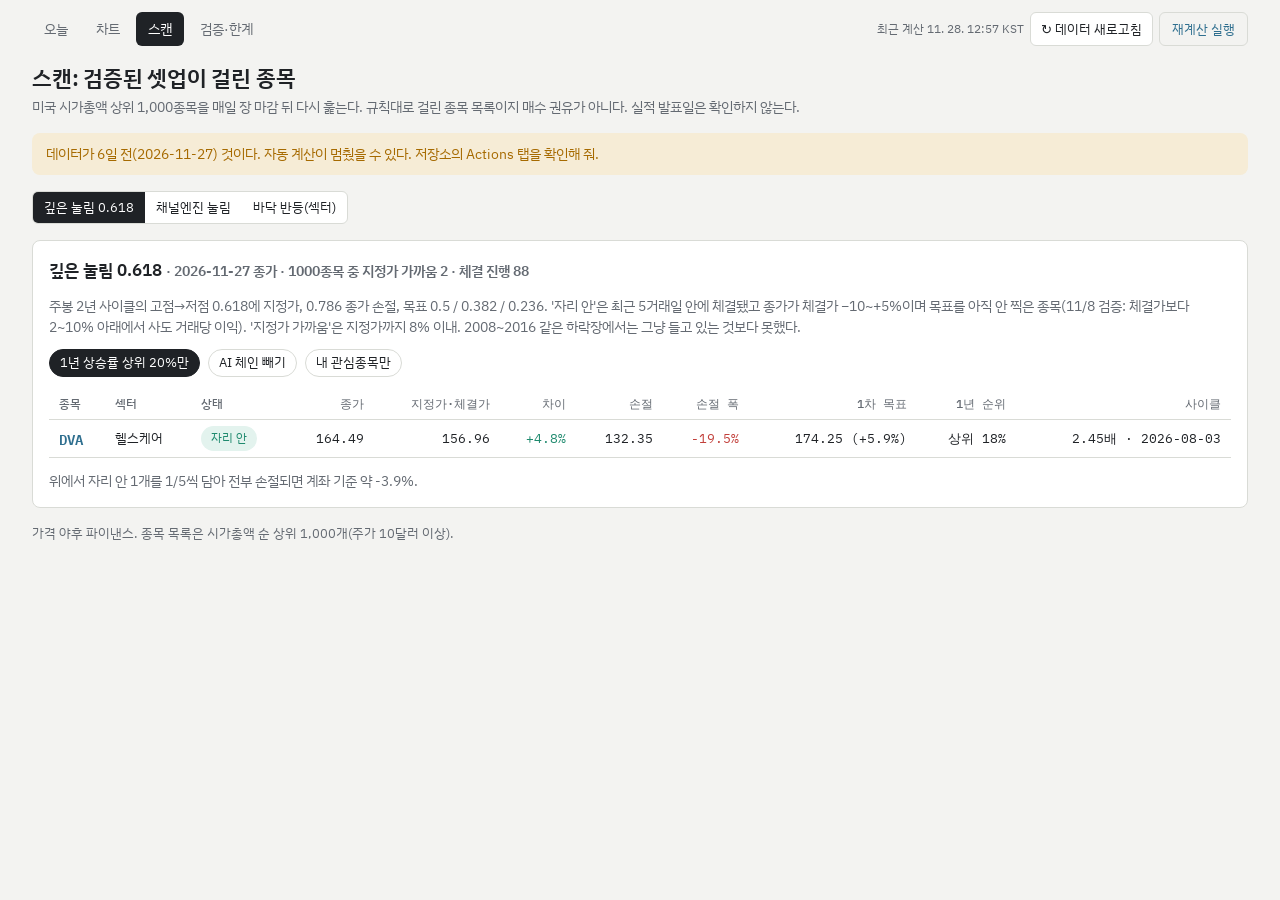
<file: scan.html>
<!doctype html>
<html lang="ko">
<head>
<meta charset="utf-8">
<meta name="viewport" content="width=device-width,initial-scale=1">
<title>스캔 · 스윙 랩</title>
<link rel="preconnect" href="https://fonts.googleapis.com">
<link rel="stylesheet" href="https://fonts.googleapis.com/css2?family=IBM+Plex+Sans+KR:wght@400;500;600&family=IBM+Plex+Mono:wght@400;500;600&display=swap">
<link rel="stylesheet" href="assets/site.css">
</head>
<body>
<div class="wrap">
  <header>
    <h1>스캔: 검증된 셋업이 걸린 종목</h1>
    <p class="sub">미국 시가총액 상위 1,000종목을 매일 장 마감 뒤 다시 훑는다. 규칙대로 걸린 종목 목록이지 매수 권유가 아니다. 실적 발표일은 확인하지 않는다.</p>
  </header>
  <div class="stale" id="stale" hidden></div>
  <div class="seg" role="tablist" aria-label="스캔 종류" id="tabs" style="align-self:flex-start">
    <button type="button" role="tab" data-k="deep" aria-pressed="true">깊은 눌림 0.618</button>
    <button type="button" role="tab" data-k="pb" aria-pressed="false">채널엔진 눌림</button>
    <button type="button" role="tab" data-k="turn" aria-pressed="false">바닥 반등(섹터)</button>
  </div>

  <section class="card" id="p-deep">
    <h2>깊은 눌림 0.618 <span class="note" id="deepMeta"></span></h2>
    <p class="note">주봉 2년 사이클의 고점→저점 0.618에 지정가, 0.786 종가 손절, 목표 0.5 / 0.382 / 0.236. '자리 안'은 최근 5거래일 안에 체결됐고 종가가 체결가 −10~+5%이며 목표를 아직 안 찍은 종목(11/8 검증: 체결가보다 2~10% 아래에서 사도 거래당 이익). '지정가 가까움'은 지정가까지 8% 이내. 2008~2016 같은 하락장에서는 그냥 들고 있는 것보다 못했다.</p>
    <div class="bar">
      <button type="button" class="pillbtn" id="fTop" aria-pressed="true">1년 상승률 상위 20%만</button>
      <button type="button" class="pillbtn" id="fAi" aria-pressed="false">AI 체인 빼기</button>
      <button type="button" class="pillbtn" id="fWl" aria-pressed="false">내 관심종목만</button>
    </div>
    <div class="tw" style="max-height:70vh;overflow-y:auto"><table>
      <thead><tr><th>종목</th><th>섹터</th><th>상태</th><th class="n">종가</th><th class="n">지정가·체결가</th><th class="n">차이</th><th class="n">손절</th><th class="n">손절 폭</th><th class="n">1차 목표</th><th class="n">1년 순위</th><th class="n">사이클</th></tr></thead>
      <tbody id="deepRows"></tbody></table></div>
    <p class="note" id="deepRisk"></p>
  </section>

  <section class="card" id="p-pb" hidden>
    <h2>채널엔진 눌림 지정가 <span class="note" id="pbMeta"></span></h2>
    <p class="note">1년 상승률 상위 20% 종목에만, 엔진이 만든 눌림 지정가 계획을 쓴다(10년 백테스트 1,000종목 5칸 연 +24.0%, 최대낙폭 −26.3%). 지정가는 10거래일 유효, 종가가 손절선 아래면 취소. 여기는 지정가까지 8% 이내 주문과 막 체결된 종목만 보여 준다.</p>
    <div class="tw" style="max-height:70vh;overflow-y:auto"><table>
      <thead><tr><th>종목</th><th>섹터</th><th>상태</th><th class="n">종가</th><th class="n">지정가·체결가</th><th class="n">차이</th><th class="n">손절 폭</th><th class="n">1차 목표</th><th class="n">손익비</th><th>근거</th><th>엔진 판정</th></tr></thead>
      <tbody id="pbRows"></tbody></table></div>
  </section>

  <section class="card" id="p-turn" hidden>
    <h2>바닥 반등: 다음 섹터 신호 <span class="note" id="turnMeta"></span></h2>
    <p class="note">바구니 지수가 1년 안 −30% 이하로 빠졌다가 3개월 +20% 이상 오르면 켜진다. 업종 단위 검증(2010~2025, 두 표본)에서 다음 12개월 업종 초과수익 +6.3%p · +4.2%p로 재현됐고, 과거 급등 테마 15개 모두 고점 전에 켜졌다.</p>
    <div class="tw"><table>
      <thead><tr><th>바구니</th><th>종류</th><th>상태</th><th class="n">1년 안 최저</th><th class="n">3개월</th><th class="n">켜지려면</th><th class="n">1년 고점 대비</th><th class="n">6개월</th><th>종목</th></tr></thead>
      <tbody id="turnRows"></tbody></table></div>
  </section>
  <footer>가격 야후 파이낸스. 종목 목록은 시가총액 순 상위 1,000개(주가 10달러 이상).</footer>
</div>
<script src="assets/site.js"></script>
<script>
(function () {
  'use strict';
  nav('scan.html');
  const st = { deep: [], pb: [], turn: [], wl: new Set(), top: true, ai: false, wlOnly: false };
  const link = (t) => { const a = mk('a', 'tk', t); a.href = 'chart.html?t=' + encodeURIComponent(t) + '&add=1'; a.title = 'INVERT 자동 선 차트 열기 · 데이터가 없으면 계산 요청'; const c = mk('td'); c.appendChild(a); return c; };
  const pc = (x) => (x === null || x === undefined ? '—' : (x > 0 ? '+' : '') + Number(x).toFixed(1) + '%');
  const empty = (B, n, text) => { const tr = mk('tr'); const c = td(text, 'w'); c.colSpan = n; tr.appendChild(c); B.appendChild(tr); };
  function deepState(r) {
    if (r.status === 'holding') { const g = r.pnl_pct; if ((r.targets_hit || 0) === 0 && g >= -10 && g <= 5) return ['자리 안', 'ok', 0]; return null; }
    if (r.status === 'waiting' && r.dist_pct !== undefined && r.dist_pct !== null && r.dist_pct <= 8) return ['지정가 가까움', 'warn', 1];
    return null;
  }
  function deep() {
    const B = $('deepRows'); B.replaceChildren();
    const last = st.deep.length ? st.deep[0].last : null;
    const rows = st.deep.map((r) => ({ r, s: deepState(r) })).filter((x) => x.s)
      .filter((x) => x.r.status !== 'holding' || !last || (Date.parse(last) - Date.parse(x.r.entry_date)) / 864e5 <= 8)
      .filter((x) => (!st.top || x.r.mom_pct >= 80) && (!st.ai || !x.r.ai_chain) && (!st.wlOnly || st.wl.has(x.r.t)))
      .sort((a, b) => a.s[2] - b.s[2] || (a.r.stop_pct ?? 0) - (b.r.stop_pct ?? 0));
    rows.forEach(({ r, s }) => { const tr = mk('tr'); const ref = r.status === 'holding' ? r.fill : r.limit; const diff = (r.close / ref - 1) * 100;
      const c2 = mk('td'); c2.append(mk('span', 'chip ' + s[1], s[0])); if (r.ai_chain) c2.append(document.createTextNode(' '), mk('span', 'chip muted', 'AI 체인'));
      tr.append(link(r.t), td(r.sector_ko || ''), c2, td(PX(r.close), 'n'), td(PX(ref), 'n'), td(pc(diff), 'n ' + sgn(diff)), td(PX(r.stop), 'n'), td(pc((r.stop / r.close - 1) * 100), 'n dn'),
        td(PX(r.t1) + ' (' + pc((r.t1 / r.close - 1) * 100) + ')', 'n'), td('상위 ' + (100 - r.mom_pct) + '%', 'n'), td((r.cycle_mult || '—') + '배 · ' + (r.high_week || ''), 'n')); B.appendChild(tr); });
    if (!rows.length) empty(B, 11, '조건에 맞는 종목이 없다.');
    const inpos = rows.filter((x) => x.s[2] === 0).slice(0, 5); if (inpos.length) { const sum = inpos.reduce((a, x) => a + (x.r.stop / x.r.close - 1) * 100, 0);
      $('deepRisk').textContent = '위에서 자리 안 ' + inpos.length + '개를 1/5씩 담아 전부 손절되면 계좌 기준 약 ' + (sum / 5).toFixed(1) + '%.'; } else $('deepRisk').textContent = '';
  }
  function pb() {
    const B = $('pbRows'); B.replaceChildren();
    const rows = st.pb.filter((r) => ((r.state_ko === '새 주문' || r.state_ko === '주문 대기') && r.gap !== null && r.gap <= 8) || (r.state_ko === '체결 진행' && (r.days ?? 9) <= 1 && (r.targets_hit || 0) === 0))
      .sort((a, b) => (a.state_ko === '체결 진행' ? 0 : 1) - (b.state_ko === '체결 진행' ? 0 : 1) || (a.gap ?? 0) - (b.gap ?? 0));
    rows.forEach((r) => { const tr = mk('tr'); const c2 = mk('td'); c2.append(mk('span', 'chip ' + (r.state_ko === '체결 진행' ? 'ok' : 'warn'), r.state_ko)); if (r.ai_chain) c2.append(document.createTextNode(' '), mk('span', 'chip muted', 'AI 체인'));
      tr.append(link(r.t), td(r.sector_ko || ''), c2, td(PX(r.close), 'n'), td(PX(r.entry), 'n'), td(pc(r.gap), 'n ' + sgn(r.gap)), td(pc(r.stop_pct), 'n dn'), td(PX(r.t1) + ' (' + pc(r.t1_pct) + ')', 'n'), td(r.rr ?? '—', 'n'), td(r.sources_ko || ''), td(r.plan_title || '', 'w')); B.appendChild(tr); });
    if (!rows.length) empty(B, 11, '지정가 8% 이내 주문이나 막 체결된 종목이 없다.');
  }
  function turn() {
    const B = $('turnRows'); B.replaceChildren(); const f = (x) => (x === null || x === undefined ? '—' : (x > 0 ? '+' : '') + (x * 100).toFixed(0) + '%');
    st.turn.forEach((r) => { const on = r.turn === true; const tr = mk('tr');
      tr.append(td(r.name), td(r.kind), chipTd(r.state, on ? 'ok' : r.dd12 <= -0.3 ? 'warn' : 'muted'), td(f(r.dd12), 'n dn'), td(f(r.r3), 'n ' + sgn(r.r3)), td(r.need === null || r.need === undefined ? '—' : '3개월 ' + f(r.need) + 'p 더', 'n'), td(f(r.cur_dd), 'n ' + sgn(r.cur_dd)), td(f(r.mom6), 'n ' + sgn(r.mom6)), td(r.members, 'w')); B.appendChild(tr); });
    if (!st.turn.length) empty(B, 9, '아직 계산 전이다.');
  }
  const tog = (id, key, fn) => $(id).addEventListener('click', () => { st[key] = !st[key]; $(id).setAttribute('aria-pressed', st[key] ? 'true' : 'false'); fn(); });
  tog('fTop', 'top', deep); tog('fAi', 'ai', deep); tog('fWl', 'wlOnly', deep);
  $('tabs').addEventListener('click', (e) => { const b = e.target.closest('button'); if (!b) return; $('tabs').querySelectorAll('button').forEach((x) => x.setAttribute('aria-pressed', x === b ? 'true' : 'false'));
    ['deep', 'pb', 'turn'].forEach((k) => { $('p-' + k).hidden = k !== b.dataset.k; }); });
  Promise.all([J('data/deep_candidates.json'), J('data/deep_meta.json'), J('data/pullback_candidates.json'), J('data/pullback_meta.json'), J('data/turn.json'), J('data/watchlist.json')]).then(([d, dm, p, pm, t, w]) => {
    st.deep = d || []; st.pb = p || []; st.turn = t || [];
    ((w && w.sectors) || []).forEach((s) => s.items.forEach((i) => st.wl.add(i.t)));
    const m1 = Array.isArray(dm) ? dm[0] : dm; if (m1) { $('deepMeta').textContent = '· ' + m1.asof + ' 종가 · ' + m1.scanned + '종목 중 지정가 가까움 ' + m1.near + ' · 체결 진행 ' + m1.holding; staleNote(m1.asof, $('stale')); }
    const m2 = Array.isArray(pm) ? pm[0] : pm; if (m2) $('pbMeta').textContent = '· ' + (m2.asof || '') + ' 종가';
    if (st.turn.length) $('turnMeta').textContent = '· ' + st.turn[0].asof + ' 종가 · 켜진 바구니 ' + st.turn.filter((r) => r.turn === true).length + '개';
    deep(); pb(); turn();
  });
})();
</script>
</body>
</html>
</file>
<file: assets/site.css>
:root {
  --bg: #f3f3f1; --panel: #ffffff; --ink: #1f2226; --muted: #646a72; --line: #d9dbd6; --accent: #2f6f8f;
  --ok: #1f8a6e; --bad: #c23f3a; --warn: #a66a00; --ok-bg: #e3f3ee; --bad-bg: #f9e6e4; --warn-bg: #f6ecd6;
  --f-body: "IBM Plex Sans KR", "Apple SD Gothic Neo", "Malgun Gothic", system-ui, sans-serif;
  --f-num: "IBM Plex Mono", ui-monospace, "SF Mono", Menlo, monospace;
}
@media (prefers-color-scheme: dark) { :root {
  --bg: #17191c; --panel: #1f2226; --ink: #e8e9ea; --muted: #9aa0a8; --line: #33373c; --accent: #7cc0e0;
  --ok: #45c39e; --bad: #f0716b; --warn: #e0a83c; --ok-bg: #1d3a33; --bad-bg: #452624; --warn-bg: #3f3319; color-scheme: dark } }
* { box-sizing: border-box; }
[hidden] { display: none !important; }
body { margin: 0; background: var(--bg); color: var(--ink); font-family: var(--f-body); font-size: 14px; line-height: 1.55; }
a { color: var(--accent); }
.sitenav { display: flex; gap: 4px; flex-wrap: wrap; max-width: 78rem; margin: 0 auto; padding: 12px 16px 0; }
.sitenav a { font-size: .9rem; padding: 6px 12px; border-radius: 6px; color: var(--muted); text-decoration: none; }
.sitenav a[aria-current=page] { background: var(--ink); color: var(--panel); }
.wrap { max-width: 78rem; margin: 0 auto; padding: 16px 16px 48px; display: flex; flex-direction: column; gap: 16px; }
h1 { font-size: 1.35rem; font-weight: 600; margin: 0; letter-spacing: -0.01em; }
h2 { font-size: 1.05rem; font-weight: 600; margin: 0; }
h3 { font-size: .92rem; font-weight: 600; margin: 0; }
p { margin: 0; }
.sub, .note { color: var(--muted); font-size: .85rem; }
.card { background: var(--panel); border: 1px solid var(--line); border-radius: 8px; padding: 16px; display: flex; flex-direction: column; gap: 12px; min-width: 0; }
.two { display: grid; gap: 16px; grid-template-columns: repeat(auto-fit, minmax(min(100%, 22rem), 1fr)); }
.num { font-family: var(--f-num); font-variant-numeric: tabular-nums; }
.up { color: var(--ok); } .dn { color: var(--bad); } .mut { color: var(--muted); }
.chip { display: inline-block; font-size: .76rem; padding: 2px 9px; border-radius: 999px; border: 1px solid var(--line); background: var(--panel); color: var(--ink); white-space: nowrap; }
.chip.ok { background: var(--ok-bg); color: var(--ok); border-color: transparent; }
.chip.bad { background: var(--bad-bg); color: var(--bad); border-color: transparent; }
.chip.warn { background: var(--warn-bg); color: var(--warn); border-color: transparent; }
.chip.muted { color: var(--muted); }
.verdict { display: flex; flex-wrap: wrap; gap: 12px 24px; align-items: center; }
.verdict .big { font-size: 1.9rem; font-weight: 600; letter-spacing: -0.02em; line-height: 1.1; }
.verdict .big.ok { color: var(--ok); } .verdict .big.warn { color: var(--warn); } .verdict .big.bad { color: var(--bad); }
.rules { list-style: none; margin: 0; padding: 0; display: flex; flex-direction: column; gap: 6px; }
.rules li { display: grid; grid-template-columns: auto 1fr; gap: 4px 10px; align-items: baseline; font-size: .86rem; }
.rules li span.t { color: var(--muted); grid-column: 2; }
.tiles { display: grid; grid-template-columns: repeat(auto-fit, minmax(8.5rem, 1fr)); gap: 10px; }
.tile { border: 1px solid var(--line); border-radius: 8px; padding: 10px 12px; background: var(--bg); }
.tile .l { font-size: .76rem; color: var(--muted); } .tile .v { font: 600 1.15rem var(--f-num); } .tile .s { font-size: .76rem; color: var(--muted); }
.tw { overflow-x: auto; }
table { border-collapse: collapse; width: 100%; font-size: .84rem; }
th, td { padding: 6px 10px; text-align: left; border-bottom: 1px solid var(--line); white-space: nowrap; }
th { color: var(--muted); font-weight: 500; font-size: .76rem; position: sticky; top: 0; background: var(--panel); }
th.s { cursor: pointer; } th.s[aria-sort]::after { content: ' ▾'; } th.s[aria-sort=ascending]::after { content: ' ▴'; }
td.n, th.n { text-align: right; font-family: var(--f-num); font-variant-numeric: tabular-nums; }
td.w { white-space: normal; min-width: 14rem; color: var(--muted); font-size: .8rem; }
td b.tk { font-family: var(--f-num); } td a.tk { font: 600 .86rem var(--f-num); text-decoration: none; }
tr:hover td { background: color-mix(in srgb, var(--accent) 6%, transparent); }
.bar { display: flex; flex-wrap: wrap; gap: 8px; align-items: center; }
.seg { display: inline-flex; border: 1px solid var(--line); border-radius: 6px; overflow: hidden; background: var(--panel); }
.seg button, .pillbtn { font: inherit; font-size: .84rem; border: 0; background: transparent; color: var(--ink); padding: 5px 11px; cursor: pointer; }
.seg button[aria-pressed=true] { background: var(--ink); color: var(--panel); }
.pillbtn { border: 1px solid var(--line); border-radius: 999px; background: var(--panel); padding: 3px 10px; font-size: .8rem; }
.pillbtn[aria-pressed=true] { background: var(--ink); color: var(--panel); border-color: var(--ink); }
input.q { font: 500 .9rem var(--f-num); padding: 6px 10px; border: 1px solid var(--line); border-radius: 6px; background: var(--panel); color: var(--ink); width: 11rem; max-width: 100%; text-transform: uppercase; }
button:focus-visible, input:focus-visible, a:focus-visible { outline: 2px solid var(--accent); outline-offset: 2px; }
.meter { display: inline-block; width: 64px; height: 6px; border-radius: 3px; background: var(--line); vertical-align: middle; margin-right: 6px; overflow: hidden; }
.meter i { display: block; height: 100%; background: var(--ok); } .meter.b i { background: var(--bad); }
.picks { display: grid; gap: 10px; grid-template-columns: repeat(auto-fill, minmax(min(100%, 17rem), 1fr)); }
.pick { border: 1px solid var(--line); border-radius: 8px; padding: 12px; background: var(--bg); display: flex; flex-direction: column; gap: 6px; text-decoration: none; color: inherit; }
.pick:hover { border-color: var(--accent); }
.pick .h { display: flex; justify-content: space-between; gap: 8px; align-items: baseline; }
.pick .h b { font: 600 1rem var(--f-num); } .pick .nm { color: var(--muted); font-size: .78rem; overflow: hidden; text-overflow: ellipsis; white-space: nowrap; }
.pick .pp { display: grid; grid-template-columns: 1fr 1fr; gap: 6px; }
.pick .pp div { font-size: .74rem; color: var(--muted); } .pick .pp b { display: block; font: 600 1.05rem var(--f-num); }
.pick .pp .g b { color: var(--ok); } .pick .pp .r b { color: var(--bad); }
.stale { background: var(--warn-bg); color: var(--warn); border-radius: 8px; padding: 10px 14px; font-size: .88rem; }
.err { background: var(--bad-bg); color: var(--bad); border-radius: 8px; padding: 10px 14px; font-size: .88rem; }
ul.plain { margin: 0; padding-left: 1.1rem; display: flex; flex-direction: column; gap: 4px; font-size: .86rem; }
footer { color: var(--muted); font-size: .8rem; }

/* 데이터 새로고침 / 재계산 안내: 오늘·스캔·검증 공통 내비게이션 */
.sitenav .navtools { margin-left: auto; display: flex; flex-wrap: wrap; align-items: center; gap: 6px; }
.sitenav .navwhen { color: var(--muted); font-size: .75rem; }
.sitenav .navrefresh { font: inherit; font-size: .82rem; cursor: pointer; background: var(--panel); color: var(--ink); border: 1px solid var(--line); border-radius: 6px; padding: 6px 10px; }
.sitenav .navrefresh:hover { border-color: var(--accent); }
.sitenav .navrefresh:disabled { opacity: .6; cursor: default; }
.sitenav a.navmanual { font-size: .82rem; color: var(--accent); border: 1px solid var(--line); border-radius: 6px; }
@media (max-width: 640px) { .sitenav .navtools { margin-left: 0; width: 100%; } }
</file>
